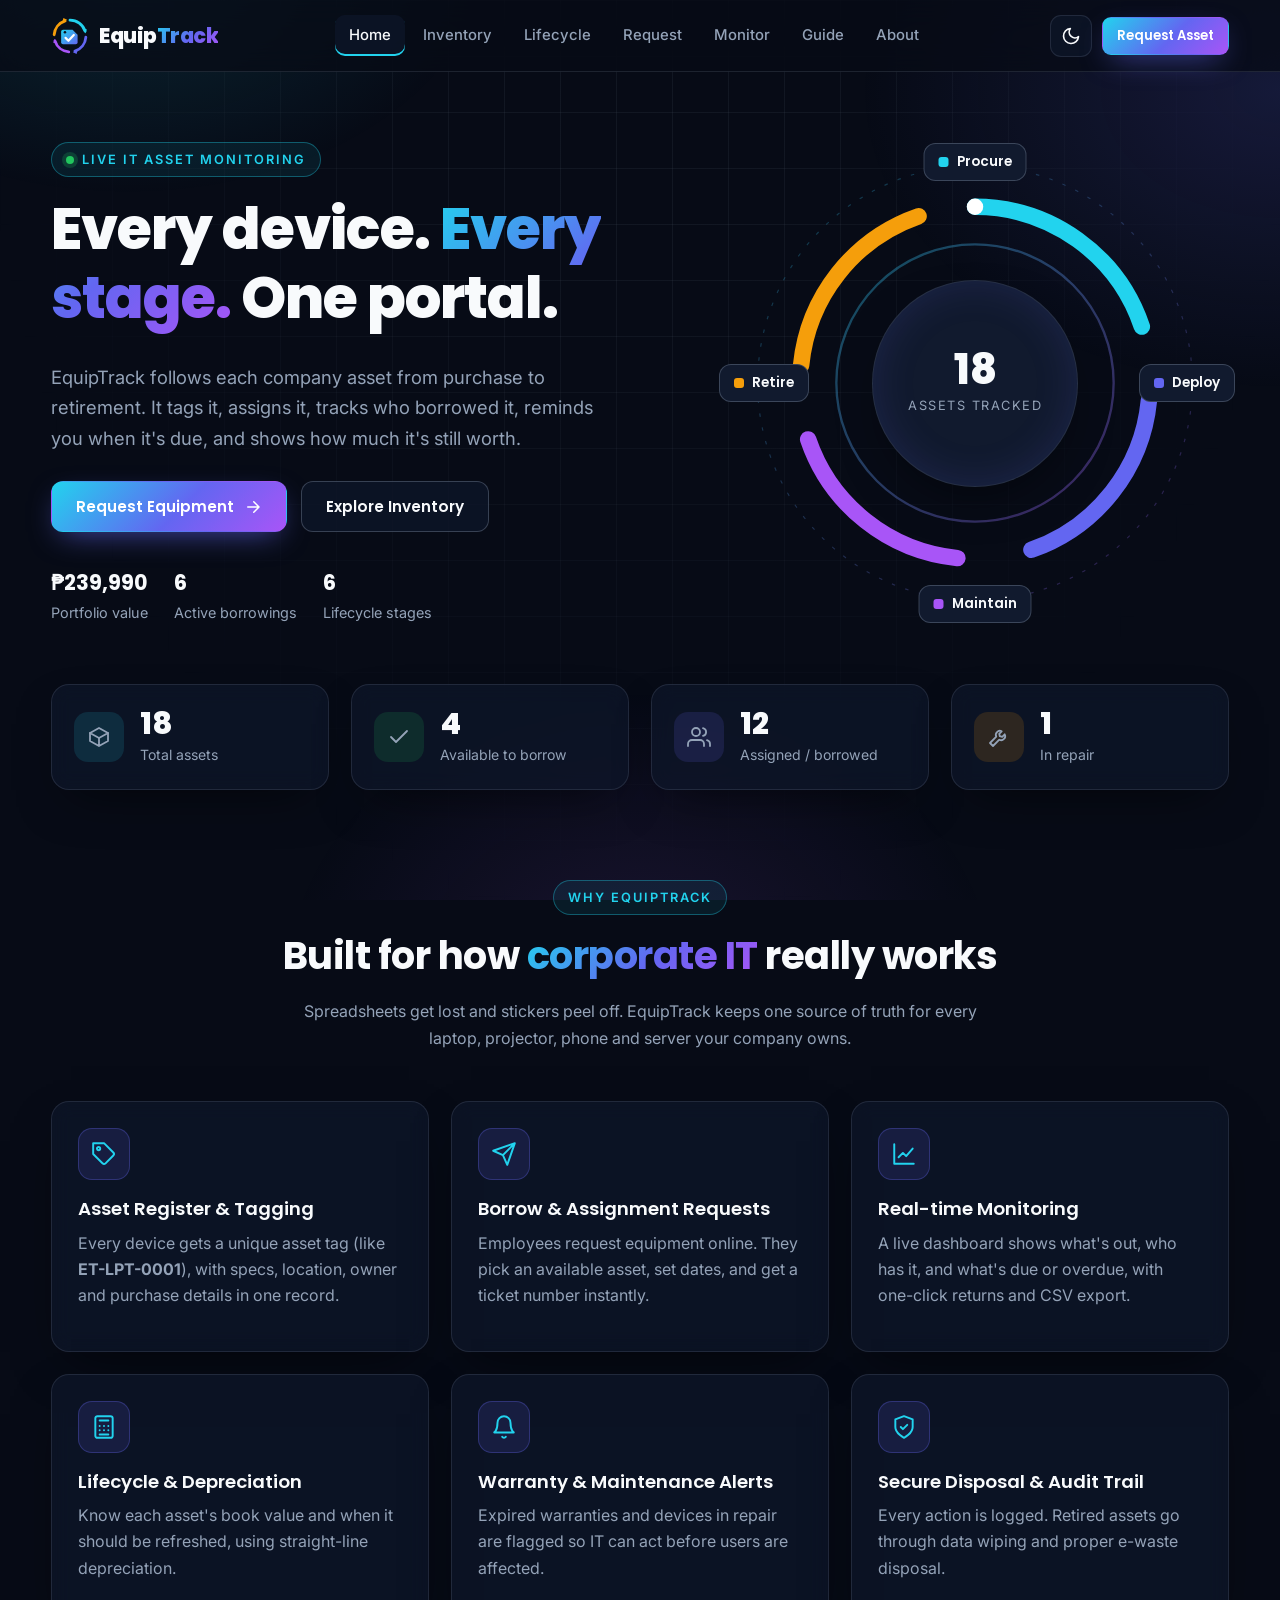
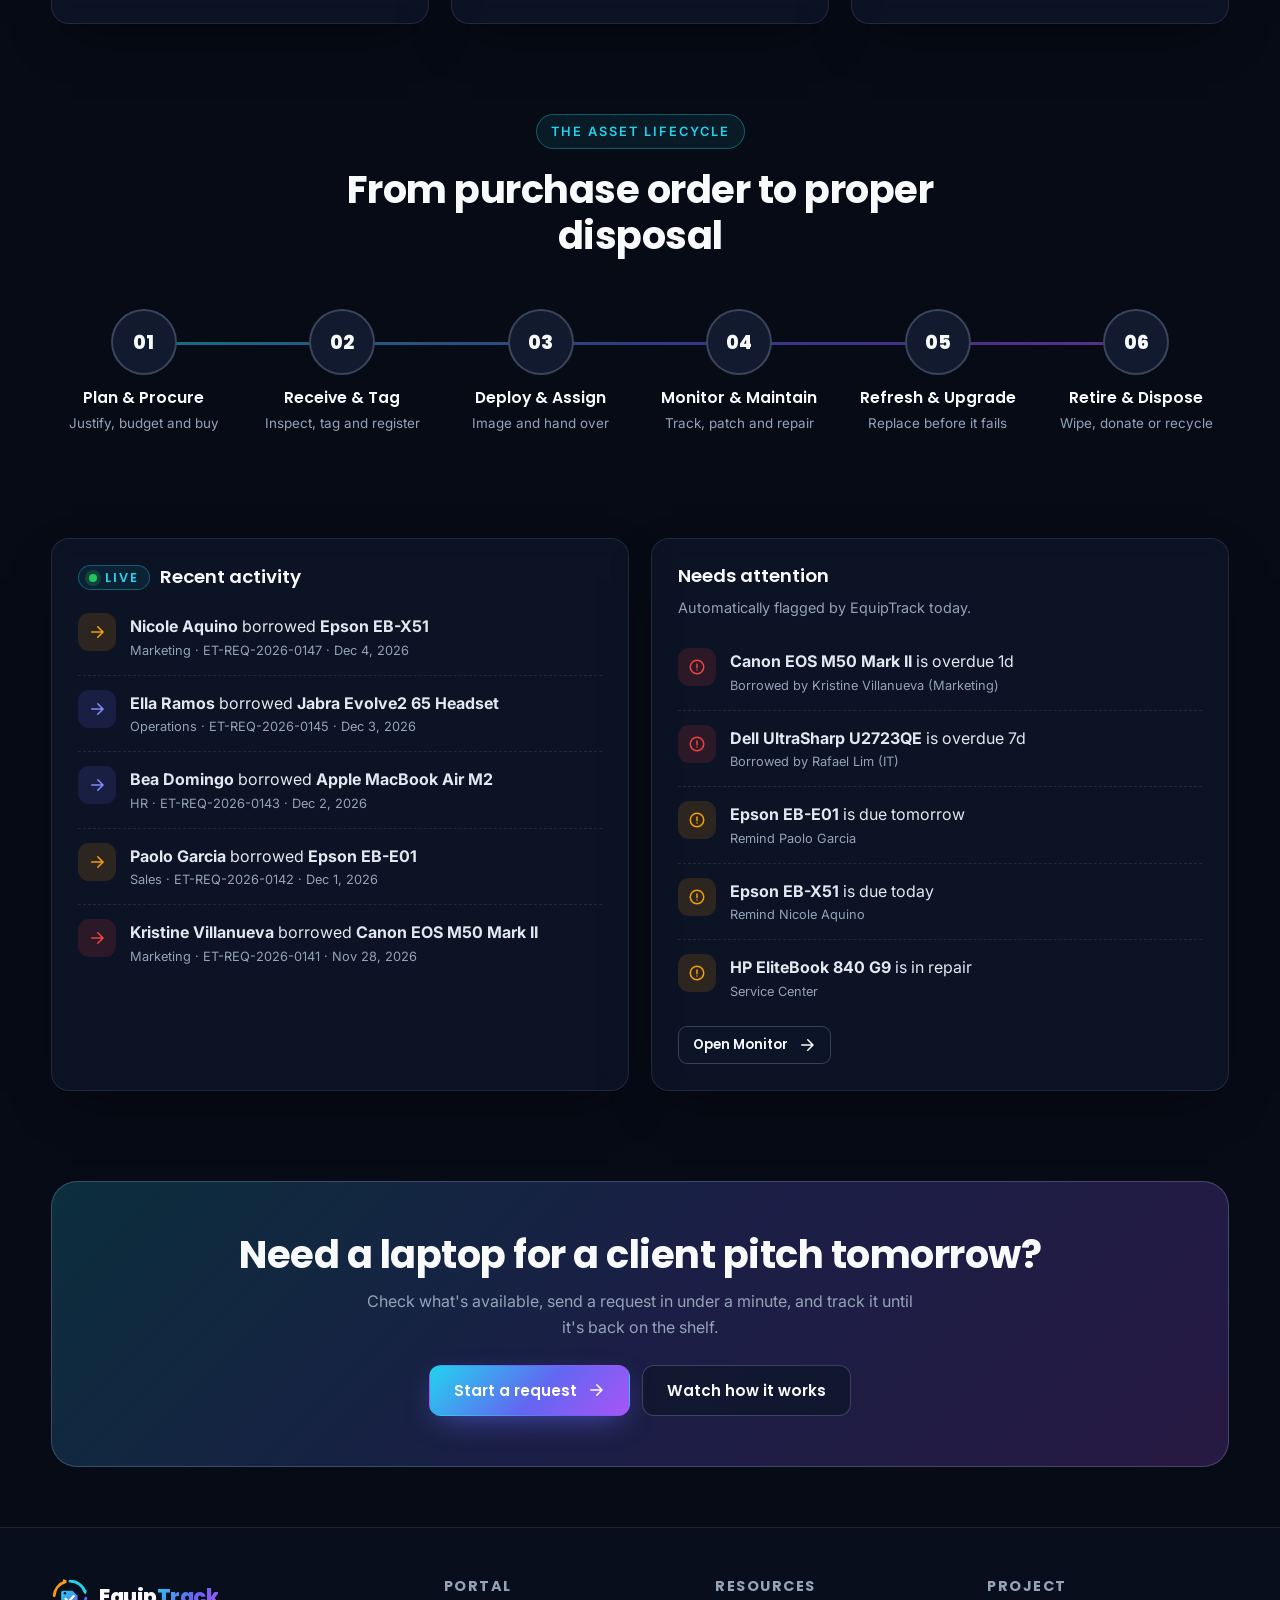
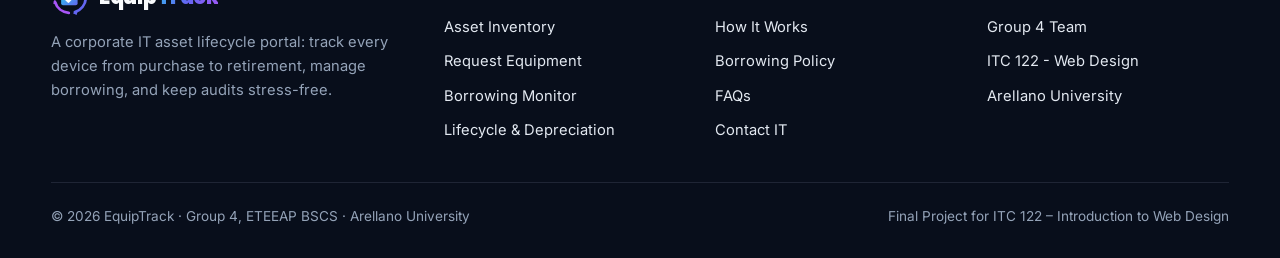
<file: index.html>
<!DOCTYPE html>
<html lang="en" class="no-js">
<head>
  <meta charset="UTF-8">
  <meta name="viewport" content="width=device-width, initial-scale=1.0">
  <title>Home | EquipTrack - IT Asset Lifecycle Portal</title>
  <meta name="description" content="EquipTrack is a corporate IT asset lifecycle and equipment borrowing portal.">
  <meta name="author" content="Group 4 - ETEEAP BSCS, Arellano University">
  <meta name="theme-color" content="#070B16">
  <link rel="icon" type="image/svg+xml" href="favicon.svg">
  <link rel="preconnect" href="https://fonts.googleapis.com">
  <link rel="preconnect" href="https://fonts.gstatic.com" crossorigin>
  <link href="https://fonts.googleapis.com/css2?family=Inter:wght@400;500;600&family=Poppins:wght@500;600;700;800&display=swap" rel="stylesheet">
  <link rel="stylesheet" href="css/style.css">
</head>
<body>
  <!-- ===== NAVIGATION BAR ===== -->
  <header class="navbar">
    <nav class="container nav-inner" aria-label="Main navigation">
      <a href="index.html" class="brand"><img src="images/logo-mark.svg" alt="EquipTrack logo" width="38" height="38"><span>Equip<span>Track</span></span></a>
      <ul class="nav-links">
        <li><a href="index.html" class="active" aria-current="page">Home</a></li>
        <li><a href="assets.html">Inventory</a></li>
        <li><a href="lifecycle.html">Lifecycle</a></li>
        <li><a href="borrow.html">Request</a></li>
        <li><a href="monitor.html">Monitor</a></li>
        <li><a href="guide.html">Guide</a></li>
        <li><a href="about.html">About</a></li>
      </ul>
      <div class="nav-actions">
        <button class="icon-btn" id="themeToggle" type="button" aria-label="Switch dark or light mode" title="Dark / Light mode"><svg viewBox="0 0 24 24" fill="none" stroke="currentColor" stroke-width="2" stroke-linecap="round" stroke-linejoin="round"><path d="M21 12.8A9 9 0 1 1 11.2 3a7 7 0 0 0 9.8 9.8z"/></svg></button>
        <a href="borrow.html" class="btn btn-primary btn-sm">Request Asset</a>
        <button class="icon-btn menu-toggle" id="menuToggle" type="button" aria-label="Open menu"><svg viewBox="0 0 24 24" fill="none" stroke="currentColor" stroke-width="2" stroke-linecap="round"><path d="M4 7h16M4 12h16M4 17h16"/></svg></button>
      </div>
    </nav>
  </header>

  <main>

    <!-- HERO -->
    <section class="hero">
      <div class="container hero-grid">
        <div class="reveal">
          <span class="eyebrow"><span class="dot"></span> Live IT asset monitoring</span>
          <h1>Every device. <span class="grad-text">Every stage.</span> One portal.</h1>
          <p class="lead">EquipTrack follows each company asset from purchase to retirement. It tags it, assigns it, tracks who borrowed it, reminds you when it's due, and shows how much it's still worth.</p>
          <div class="hero-cta">
            <a href="borrow.html" class="btn btn-primary">Request Equipment <svg viewBox="0 0 24 24" fill="none" stroke="currentColor" stroke-width="2" stroke-linecap="round" stroke-linejoin="round"><path d="M5 12h14M13 5l7 7-7 7"/></svg></a>
            <a href="assets.html" class="btn btn-ghost">Explore Inventory</a>
          </div>
          <div class="hero-trust">
            <div><b id="heroValue">₱0</b>Portfolio value</div>
            <div><b id="heroActive">0</b>Active borrowings</div>
            <div><b>6</b>Lifecycle stages</div>
          </div>
        </div>
        <div class="ring-wrap reveal" aria-hidden="true">
          <svg class="ring" viewBox="0 0 400 400">
            <defs>
              <linearGradient id="g1" x1="0" y1="0" x2="1" y2="1"><stop offset="0" stop-color="#22D3EE"/><stop offset="1" stop-color="#A855F7"/></linearGradient>
            </defs>
            <circle cx="200" cy="200" r="185" fill="none" stroke="url(#g1)" stroke-opacity=".25" stroke-width="1" stroke-dasharray="3 9"/>
            <g class="ring-spin">
              <g fill="none" stroke-width="14" stroke-linecap="round">
                <path d="M200 50 A150 150 0 0 1 342 152" stroke="#22D3EE"/>
                <path d="M348 215 A150 150 0 0 1 248 342" stroke="#6366F1"/>
                <path d="M185 349 A150 150 0 0 1 58 248" stroke="#A855F7"/>
                <path d="M52 185 A150 150 0 0 1 152 58" stroke="#F59E0B"/>
              </g>
              <circle cx="200" cy="50" r="7" fill="#fff"/>
            </g>
            <circle cx="200" cy="200" r="118" fill="none" stroke="url(#g1)" stroke-opacity=".35" stroke-width="2"/>
          </svg>
          <div class="ring-center"><div><b id="heroTotal">0</b><small>Assets tracked</small></div></div>
          <span class="ring-node" style="left:50%;top:3%"><i style="background:#22D3EE"></i>Procure</span>
          <span class="ring-node" style="left:95%;top:50%"><i style="background:#6366F1"></i>Deploy</span>
          <span class="ring-node" style="left:50%;top:97%"><i style="background:#A855F7"></i>Maintain</span>
          <span class="ring-node" style="left:5%;top:50%"><i style="background:#F59E0B"></i>Retire</span>
        </div>
      </div>
    </section>

    <!-- LIVE STATS -->
    <section class="container">
      <div class="grid grid-4">
        <div class="card stat-card spot reveal"><span class="ico c-cyan"><svg viewBox="0 0 24 24" fill="none" stroke="currentColor" stroke-width="1.8" stroke-linecap="round" stroke-linejoin="round"><path d="M21 8l-9-5-9 5 9 5 9-5z"/><path d="M3 8v8l9 5 9-5V8M12 13v8"/></svg></span><div><b data-count="total">0</b><span>Total assets</span></div></div>
        <div class="card stat-card spot reveal"><span class="ico c-green"><svg viewBox="0 0 24 24" fill="none" stroke="currentColor" stroke-width="1.8" stroke-linecap="round" stroke-linejoin="round"><path d="M20 6L9 17l-5-5"/></svg></span><div><b data-count="available">0</b><span>Available to borrow</span></div></div>
        <div class="card stat-card spot reveal"><span class="ico c-indigo"><svg viewBox="0 0 24 24" fill="none" stroke="currentColor" stroke-width="1.8" stroke-linecap="round" stroke-linejoin="round"><path d="M17 21v-2a4 4 0 0 0-4-4H5a4 4 0 0 0-4 4v2"/><circle cx="9" cy="7" r="4"/><path d="M23 21v-2a4 4 0 0 0-3-3.9M16 3.1a4 4 0 0 1 0 7.8"/></svg></span><div><b data-count="out">0</b><span>Assigned / borrowed</span></div></div>
        <div class="card stat-card spot reveal"><span class="ico c-amber"><svg viewBox="0 0 24 24" fill="none" stroke="currentColor" stroke-width="1.8" stroke-linecap="round" stroke-linejoin="round"><path d="M14.7 6.3a4 4 0 0 0-5.4 5.4L3 18l3 3 6.3-6.3a4 4 0 0 0 5.4-5.4l-2.5 2.5-2.4-.6-.6-2.4z"/></svg></span><div><b data-count="repair">0</b><span>In repair</span></div></div>
      </div>
    </section>

    <!-- FEATURES -->
    <section class="section">
      <div class="container">
        <div class="section-head reveal">
          <span class="eyebrow">Why EquipTrack</span>
          <h2>Built for how <span class="grad-text">corporate IT</span> really works</h2>
          <p class="muted">Spreadsheets get lost and stickers peel off. EquipTrack keeps one source of truth for every laptop, projector, phone and server your company owns.</p>
        </div>
        <div class="grid grid-3">
          <article class="card hover spot reveal"><div class="feature-icon"><svg viewBox="0 0 24 24" fill="none" stroke="currentColor" stroke-width="1.8" stroke-linecap="round" stroke-linejoin="round"><path d="M20.6 13.4l-7.2 7.2a2 2 0 0 1-2.8 0L2 12V2h10l8.6 8.6a2 2 0 0 1 0 2.8z"/><circle cx="7" cy="7" r="1.5"/></svg></div><h3>Asset Register &amp; Tagging</h3><p class="muted">Every device gets a unique asset tag (like <b>ET-LPT-0001</b>), with specs, location, owner and purchase details in one record.</p></article>
          <article class="card hover spot reveal"><div class="feature-icon"><svg viewBox="0 0 24 24" fill="none" stroke="currentColor" stroke-width="1.8" stroke-linecap="round" stroke-linejoin="round"><path d="M22 2L11 13M22 2l-7 20-4-9-9-4 20-7z"/></svg></div><h3>Borrow &amp; Assignment Requests</h3><p class="muted">Employees request equipment online. They pick an available asset, set dates, and get a ticket number instantly.</p></article>
          <article class="card hover spot reveal"><div class="feature-icon"><svg viewBox="0 0 24 24" fill="none" stroke="currentColor" stroke-width="1.8" stroke-linecap="round" stroke-linejoin="round"><path d="M3 3v18h18"/><path d="M7 15l4-4 3 3 6-7"/></svg></div><h3>Real-time Monitoring</h3><p class="muted">A live dashboard shows what's out, who has it, and what's due or overdue, with one-click returns and CSV export.</p></article>
          <article class="card hover spot reveal"><div class="feature-icon"><svg viewBox="0 0 24 24" fill="none" stroke="currentColor" stroke-width="1.8" stroke-linecap="round" stroke-linejoin="round"><rect x="4" y="2" width="16" height="20" rx="2"/><path d="M8 6h8M8 11h.01M12 11h.01M16 11h.01M8 15h.01M12 15h.01M16 15h.01M8 19h8"/></svg></div><h3>Lifecycle &amp; Depreciation</h3><p class="muted">Know each asset's book value and when it should be refreshed, using straight-line depreciation.</p></article>
          <article class="card hover spot reveal"><div class="feature-icon"><svg viewBox="0 0 24 24" fill="none" stroke="currentColor" stroke-width="1.8" stroke-linecap="round" stroke-linejoin="round"><path d="M18 8a6 6 0 0 0-12 0c0 7-3 9-3 9h18s-3-2-3-9"/><path d="M13.7 21a2 2 0 0 1-3.4 0"/></svg></div><h3>Warranty &amp; Maintenance Alerts</h3><p class="muted">Expired warranties and devices in repair are flagged so IT can act before users are affected.</p></article>
          <article class="card hover spot reveal"><div class="feature-icon"><svg viewBox="0 0 24 24" fill="none" stroke="currentColor" stroke-width="1.8" stroke-linecap="round" stroke-linejoin="round"><path d="M12 22s8-4 8-10V5l-8-3-8 3v7c0 6 8 10 8 10z"/><path d="M9 12l2 2 4-4"/></svg></div><h3>Secure Disposal &amp; Audit Trail</h3><p class="muted">Every action is logged. Retired assets go through data wiping and proper e-waste disposal.</p></article>
        </div>
      </div>
    </section>

    <!-- LIFECYCLE PREVIEW -->
    <section class="section" style="padding-top:0">
      <div class="container">
        <div class="section-head reveal">
          <span class="eyebrow">The asset lifecycle</span>
          <h2>From purchase order to proper disposal</h2>
        </div>
        <div class="stepper reveal">
          <a class="step" href="lifecycle.html#1"><span class="num">01</span><h3>Plan &amp; Procure</h3><p>Justify, budget and buy</p></a>
          <a class="step" href="lifecycle.html#2"><span class="num">02</span><h3>Receive &amp; Tag</h3><p>Inspect, tag and register</p></a>
          <a class="step" href="lifecycle.html#3"><span class="num">03</span><h3>Deploy &amp; Assign</h3><p>Image and hand over</p></a>
          <a class="step" href="lifecycle.html#4"><span class="num">04</span><h3>Monitor &amp; Maintain</h3><p>Track, patch and repair</p></a>
          <a class="step" href="lifecycle.html#5"><span class="num">05</span><h3>Refresh &amp; Upgrade</h3><p>Replace before it fails</p></a>
          <a class="step" href="lifecycle.html#6"><span class="num">06</span><h3>Retire &amp; Dispose</h3><p>Wipe, donate or recycle</p></a>
        </div>
      </div>
    </section>

    <!-- ACTIVITY + ATTENTION -->
    <section class="section" style="padding-top:0">
      <div class="container grid grid-2">
        <div class="card reveal">
          <h3 style="display:flex;align-items:center;gap:10px"><span class="eyebrow" style="margin:0;padding:4px 10px"><span class="dot"></span>Live</span> Recent activity</h3>
          <ul class="feed" id="activityFeed"></ul>
        </div>
        <div class="card reveal">
          <h3>Needs attention</h3>
          <p class="muted" style="font-size:.9rem">Automatically flagged by EquipTrack today.</p>
          <ul class="feed" id="attentionFeed"></ul>
          <a href="monitor.html" class="btn btn-ghost btn-sm" style="margin-top:10px">Open Monitor <svg viewBox="0 0 24 24" fill="none" stroke="currentColor" stroke-width="2" stroke-linecap="round" stroke-linejoin="round"><path d="M5 12h14M13 5l7 7-7 7"/></svg></a>
        </div>
      </div>
    </section>

    <!-- CALL TO ACTION -->
    <section class="container">
      <div class="cta-band reveal">
        <h2>Need a laptop for a client pitch tomorrow?</h2>
        <p class="muted" style="max-width:560px;margin:0 auto 24px">Check what's available, send a request in under a minute, and track it until it's back on the shelf.</p>
        <a href="borrow.html" class="btn btn-primary">Start a request <svg viewBox="0 0 24 24" fill="none" stroke="currentColor" stroke-width="2" stroke-linecap="round" stroke-linejoin="round"><path d="M5 12h14M13 5l7 7-7 7"/></svg></a>
        <a href="guide.html" class="btn btn-ghost" style="margin-left:8px">Watch how it works</a>
      </div>
    </section>

  </main>

  <!-- ===== FOOTER ===== -->
  <footer class="footer">
    <div class="container">
      <div class="footer-grid">
        <div>
          <a href="index.html" class="brand"><img src="images/logo-mark.svg" alt="" width="38" height="38"><span>Equip<span>Track</span></span></a>
          <p class="muted" style="margin-top:14px;font-size:.92rem">A corporate IT asset lifecycle portal: track every device from purchase to retirement, manage borrowing, and keep audits stress-free.</p>
        </div>
        <div>
          <h4>Portal</h4>
          <ul>
            <li><a href="assets.html">Asset Inventory</a></li>
            <li><a href="borrow.html">Request Equipment</a></li>
            <li><a href="monitor.html">Borrowing Monitor</a></li>
            <li><a href="lifecycle.html">Lifecycle &amp; Depreciation</a></li>
          </ul>
        </div>
        <div>
          <h4>Resources</h4>
          <ul>
            <li><a href="guide.html">How It Works</a></li>
            <li><a href="guide.html#policy">Borrowing Policy</a></li>
            <li><a href="guide.html#faq">FAQs</a></li>
            <li><a href="about.html#contact">Contact IT</a></li>
          </ul>
        </div>
        <div>
          <h4>Project</h4>
          <ul>
            <li><a href="about.html#team">Group 4 Team</a></li>
            <li><a href="about.html">ITC 122 - Web Design</a></li>
            <li><a href="https://www.arellano.edu.ph" target="_blank" rel="noopener">Arellano University</a></li>
          </ul>
        </div>
      </div>
      <div class="footer-bottom">
        <span>&copy; <span id="year">2026</span> EquipTrack &middot; Group 4, ETEEAP BSCS &middot; Arellano University</span>
        <span>Final Project for ITC 122 &ndash; Introduction to Web Design</span>
      </div>
    </div>
  </footer>

  <script src="js/data.js"></script>
  <script src="js/app.js"></script>
  <script src="js/home.js"></script>
</body>
</html>
</file>
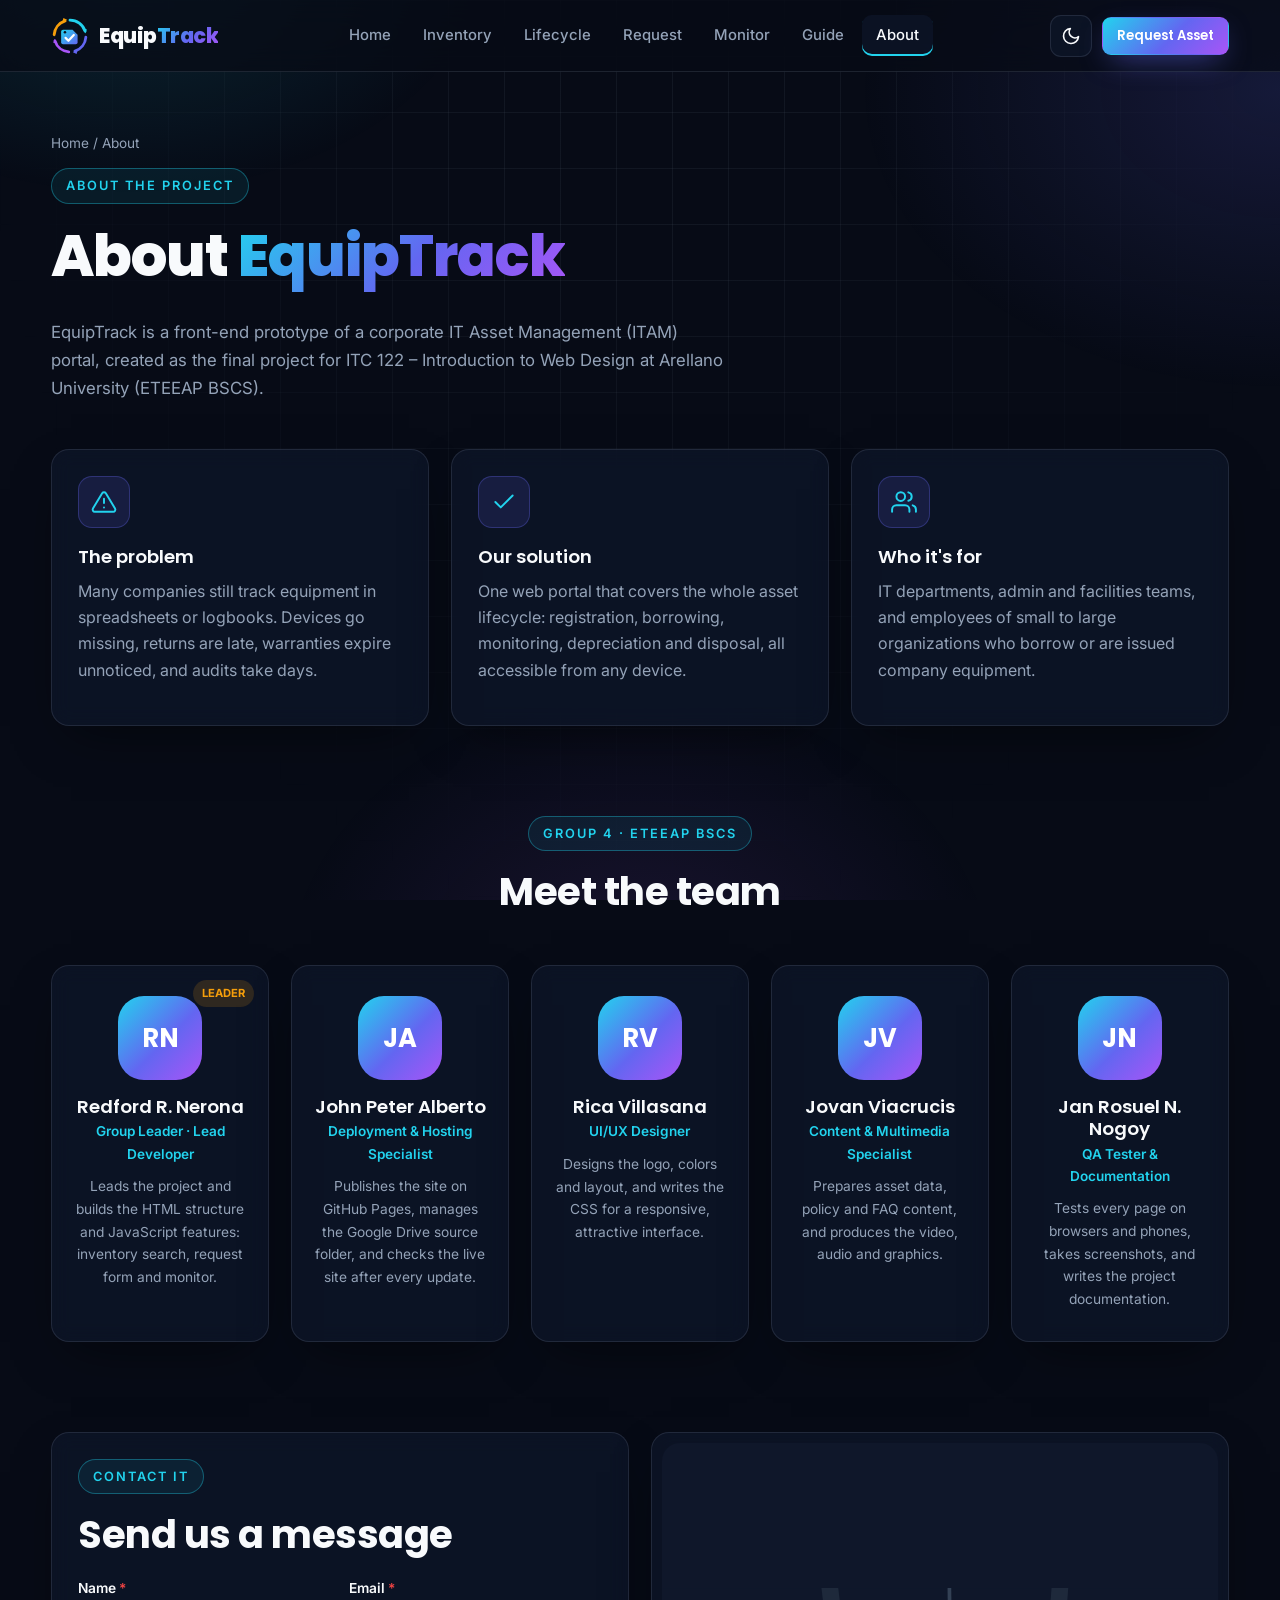
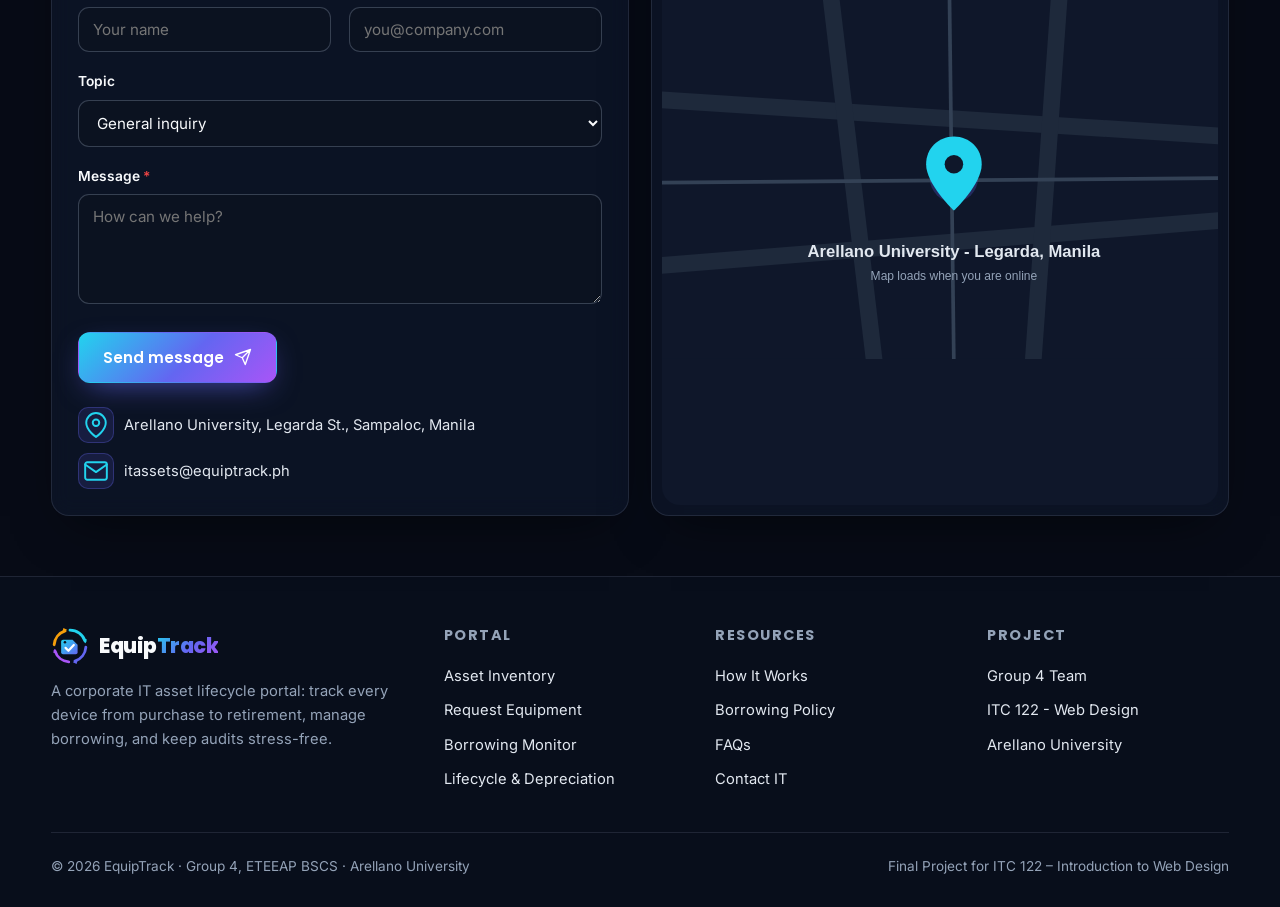
<file: about.html>
<!DOCTYPE html>
<html lang="en" class="no-js">
<head>
  <meta charset="UTF-8">
  <meta name="viewport" content="width=device-width, initial-scale=1.0">
  <title>About | EquipTrack - IT Asset Lifecycle Portal</title>
  <meta name="description" content="About EquipTrack and the Group 4 team.">
  <meta name="author" content="Group 4 - ETEEAP BSCS, Arellano University">
  <meta name="theme-color" content="#070B16">
  <link rel="icon" type="image/svg+xml" href="favicon.svg">
  <link rel="preconnect" href="https://fonts.googleapis.com">
  <link rel="preconnect" href="https://fonts.gstatic.com" crossorigin>
  <link href="https://fonts.googleapis.com/css2?family=Inter:wght@400;500;600&family=Poppins:wght@500;600;700;800&display=swap" rel="stylesheet">
  <link rel="stylesheet" href="css/style.css">
</head>
<body>
  <!-- ===== NAVIGATION BAR ===== -->
  <header class="navbar">
    <nav class="container nav-inner" aria-label="Main navigation">
      <a href="index.html" class="brand"><img src="images/logo-mark.svg" alt="EquipTrack logo" width="38" height="38"><span>Equip<span>Track</span></span></a>
      <ul class="nav-links">
        <li><a href="index.html">Home</a></li>
        <li><a href="assets.html">Inventory</a></li>
        <li><a href="lifecycle.html">Lifecycle</a></li>
        <li><a href="borrow.html">Request</a></li>
        <li><a href="monitor.html">Monitor</a></li>
        <li><a href="guide.html">Guide</a></li>
        <li><a href="about.html" class="active" aria-current="page">About</a></li>
      </ul>
      <div class="nav-actions">
        <button class="icon-btn" id="themeToggle" type="button" aria-label="Switch dark or light mode" title="Dark / Light mode"><svg viewBox="0 0 24 24" fill="none" stroke="currentColor" stroke-width="2" stroke-linecap="round" stroke-linejoin="round"><path d="M21 12.8A9 9 0 1 1 11.2 3a7 7 0 0 0 9.8 9.8z"/></svg></button>
        <a href="borrow.html" class="btn btn-primary btn-sm">Request Asset</a>
        <button class="icon-btn menu-toggle" id="menuToggle" type="button" aria-label="Open menu"><svg viewBox="0 0 24 24" fill="none" stroke="currentColor" stroke-width="2" stroke-linecap="round"><path d="M4 7h16M4 12h16M4 17h16"/></svg></button>
      </div>
    </nav>
  </header>

  <main>

    <section class="page-head">
      <div class="container">
        <div class="breadcrumb"><a href="index.html">Home</a> / About</div>
        <span class="eyebrow">About the project</span>
        <h1>About <span class="grad-text">EquipTrack</span></h1>
        <p>EquipTrack is a front-end prototype of a corporate IT Asset Management (ITAM) portal, created as the final project for ITC 122 &ndash; Introduction to Web Design at Arellano University (ETEEAP BSCS).</p>
      </div>
    </section>
    <section class="container grid grid-3">
      <div class="card hover spot reveal"><div class="feature-icon"><svg viewBox="0 0 24 24" fill="none" stroke="currentColor" stroke-width="1.8" stroke-linecap="round" stroke-linejoin="round"><path d="M12 9v4M12 17h.01"/><path d="M10.3 3.9L1.8 18a2 2 0 0 0 1.7 3h17a2 2 0 0 0 1.7-3L13.7 3.9a2 2 0 0 0-3.4 0z"/></svg></div><h3>The problem</h3><p class="muted">Many companies still track equipment in spreadsheets or logbooks. Devices go missing, returns are late, warranties expire unnoticed, and audits take days.</p></div>
      <div class="card hover spot reveal"><div class="feature-icon"><svg viewBox="0 0 24 24" fill="none" stroke="currentColor" stroke-width="1.8" stroke-linecap="round" stroke-linejoin="round"><path d="M20 6L9 17l-5-5"/></svg></div><h3>Our solution</h3><p class="muted">One web portal that covers the whole asset lifecycle: registration, borrowing, monitoring, depreciation and disposal, all accessible from any device.</p></div>
      <div class="card hover spot reveal"><div class="feature-icon"><svg viewBox="0 0 24 24" fill="none" stroke="currentColor" stroke-width="1.8" stroke-linecap="round" stroke-linejoin="round"><path d="M17 21v-2a4 4 0 0 0-4-4H5a4 4 0 0 0-4 4v2"/><circle cx="9" cy="7" r="4"/><path d="M23 21v-2a4 4 0 0 0-3-3.9M16 3.1a4 4 0 0 1 0 7.8"/></svg></div><h3>Who it's for</h3><p class="muted">IT departments, admin and facilities teams, and employees of small to large organizations who borrow or are issued company equipment.</p></div>
    </section>

    <section class="section" id="team">
      <div class="container">
        <div class="section-head reveal"><span class="eyebrow">Group 4 &middot; ETEEAP BSCS</span><h2>Meet the team</h2></div>
        <div class="grid" style="grid-template-columns:repeat(5,1fr)" id="teamGrid">
          <div class="card hover spot team-card reveal"><span class="leader-badge">LEADER</span><div class="avatar">RN</div><h3>Redford R. Nerona</h3><div class="role">Group Leader &middot; Lead Developer</div><p>Leads the project and builds the HTML structure and JavaScript features: inventory search, request form and monitor.</p></div>
          <div class="card hover spot team-card reveal"><div class="avatar">JA</div><h3>John Peter Alberto</h3><div class="role">Deployment &amp; Hosting Specialist</div><p>Publishes the site on GitHub Pages, manages the Google Drive source folder, and checks the live site after every update.</p></div>
          <div class="card hover spot team-card reveal"><div class="avatar">RV</div><h3>Rica Villasana</h3><div class="role">UI/UX Designer</div><p>Designs the logo, colors and layout, and writes the CSS for a responsive, attractive interface.</p></div>
          <div class="card hover spot team-card reveal"><div class="avatar">JV</div><h3>Jovan Viacrucis</h3><div class="role">Content &amp; Multimedia Specialist</div><p>Prepares asset data, policy and FAQ content, and produces the video, audio and graphics.</p></div>
          <div class="card hover spot team-card reveal"><div class="avatar">JN</div><h3>Jan Rosuel N. Nogoy</h3><div class="role">QA Tester &amp; Documentation</div><p>Tests every page on browsers and phones, takes screenshots, and writes the project documentation.</p></div>
        </div>
      </div>
    </section>

    <section class="container grid grid-2" id="contact" style="align-items:stretch">
      <form class="card reveal" id="contactForm" novalidate>
        <span class="eyebrow">Contact IT</span>
        <h2>Send us a message</h2>
        <div class="form-grid">
          <div><label class="lbl" for="cName">Name <em>*</em></label><input class="input" id="cName" required placeholder="Your name"></div>
          <div><label class="lbl" for="cMail">Email <em>*</em></label><input class="input" id="cMail" type="email" required placeholder="you@company.com"></div>
          <div class="full"><label class="lbl" for="cTopic">Topic</label><select class="input" id="cTopic"><option>General inquiry</option><option>Report lost / damaged equipment</option><option>Suggest a new feature</option></select></div>
          <div class="full"><label class="lbl" for="cMsg">Message <em>*</em></label><textarea class="input" id="cMsg" required placeholder="How can we help?"></textarea></div>
        </div>
        <button class="btn btn-primary" type="submit" style="margin-top:20px">Send message <svg viewBox="0 0 24 24" fill="none" stroke="currentColor" stroke-width="1.8" stroke-linecap="round" stroke-linejoin="round"><path d="M22 2L11 13M22 2l-7 20-4-9-9-4 20-7z"/></svg></button>
        <div class="grid" style="gap:10px;margin-top:24px;font-size:.92rem">
          <div style="display:flex;gap:10px;align-items:center"><span class="feature-icon" style="width:36px;height:36px;margin:0;border-radius:10px"><svg viewBox="0 0 24 24" fill="none" stroke="currentColor" stroke-width="1.8" stroke-linecap="round" stroke-linejoin="round"><path d="M21 10c0 7-9 13-9 13S3 17 3 10a9 9 0 0 1 18 0z"/><circle cx="12" cy="10" r="3"/></svg></span>Arellano University, Legarda St., Sampaloc, Manila</div>
          <div style="display:flex;gap:10px;align-items:center"><span class="feature-icon" style="width:36px;height:36px;margin:0;border-radius:10px"><svg viewBox="0 0 24 24" fill="none" stroke="currentColor" stroke-width="1.8" stroke-linecap="round" stroke-linejoin="round"><rect x="2" y="4" width="20" height="16" rx="2"/><path d="M22 6l-10 7L2 6"/></svg></span>itassets@equiptrack.ph</div>
        </div>
      </form>
      <div class="card reveal" style="padding:10px">
        <iframe class="map" title="Map of Arellano University, Legarda, Manila" loading="lazy" src="https://maps.google.com/maps?q=Arellano%20University%20Legarda%20Manila&amp;z=16&amp;output=embed"></iframe>
      </div>
    </section>

  </main>

  <!-- ===== FOOTER ===== -->
  <footer class="footer">
    <div class="container">
      <div class="footer-grid">
        <div>
          <a href="index.html" class="brand"><img src="images/logo-mark.svg" alt="" width="38" height="38"><span>Equip<span>Track</span></span></a>
          <p class="muted" style="margin-top:14px;font-size:.92rem">A corporate IT asset lifecycle portal: track every device from purchase to retirement, manage borrowing, and keep audits stress-free.</p>
        </div>
        <div>
          <h4>Portal</h4>
          <ul>
            <li><a href="assets.html">Asset Inventory</a></li>
            <li><a href="borrow.html">Request Equipment</a></li>
            <li><a href="monitor.html">Borrowing Monitor</a></li>
            <li><a href="lifecycle.html">Lifecycle &amp; Depreciation</a></li>
          </ul>
        </div>
        <div>
          <h4>Resources</h4>
          <ul>
            <li><a href="guide.html">How It Works</a></li>
            <li><a href="guide.html#policy">Borrowing Policy</a></li>
            <li><a href="guide.html#faq">FAQs</a></li>
            <li><a href="about.html#contact">Contact IT</a></li>
          </ul>
        </div>
        <div>
          <h4>Project</h4>
          <ul>
            <li><a href="about.html#team">Group 4 Team</a></li>
            <li><a href="about.html">ITC 122 - Web Design</a></li>
            <li><a href="https://www.arellano.edu.ph" target="_blank" rel="noopener">Arellano University</a></li>
          </ul>
        </div>
      </div>
      <div class="footer-bottom">
        <span>&copy; <span id="year">2026</span> EquipTrack &middot; Group 4, ETEEAP BSCS &middot; Arellano University</span>
        <span>Final Project for ITC 122 &ndash; Introduction to Web Design</span>
      </div>
    </div>
  </footer>

  <script src="js/data.js"></script>
  <script src="js/app.js"></script>
  <script src="js/about.js"></script>
</body>
</html>
</file>
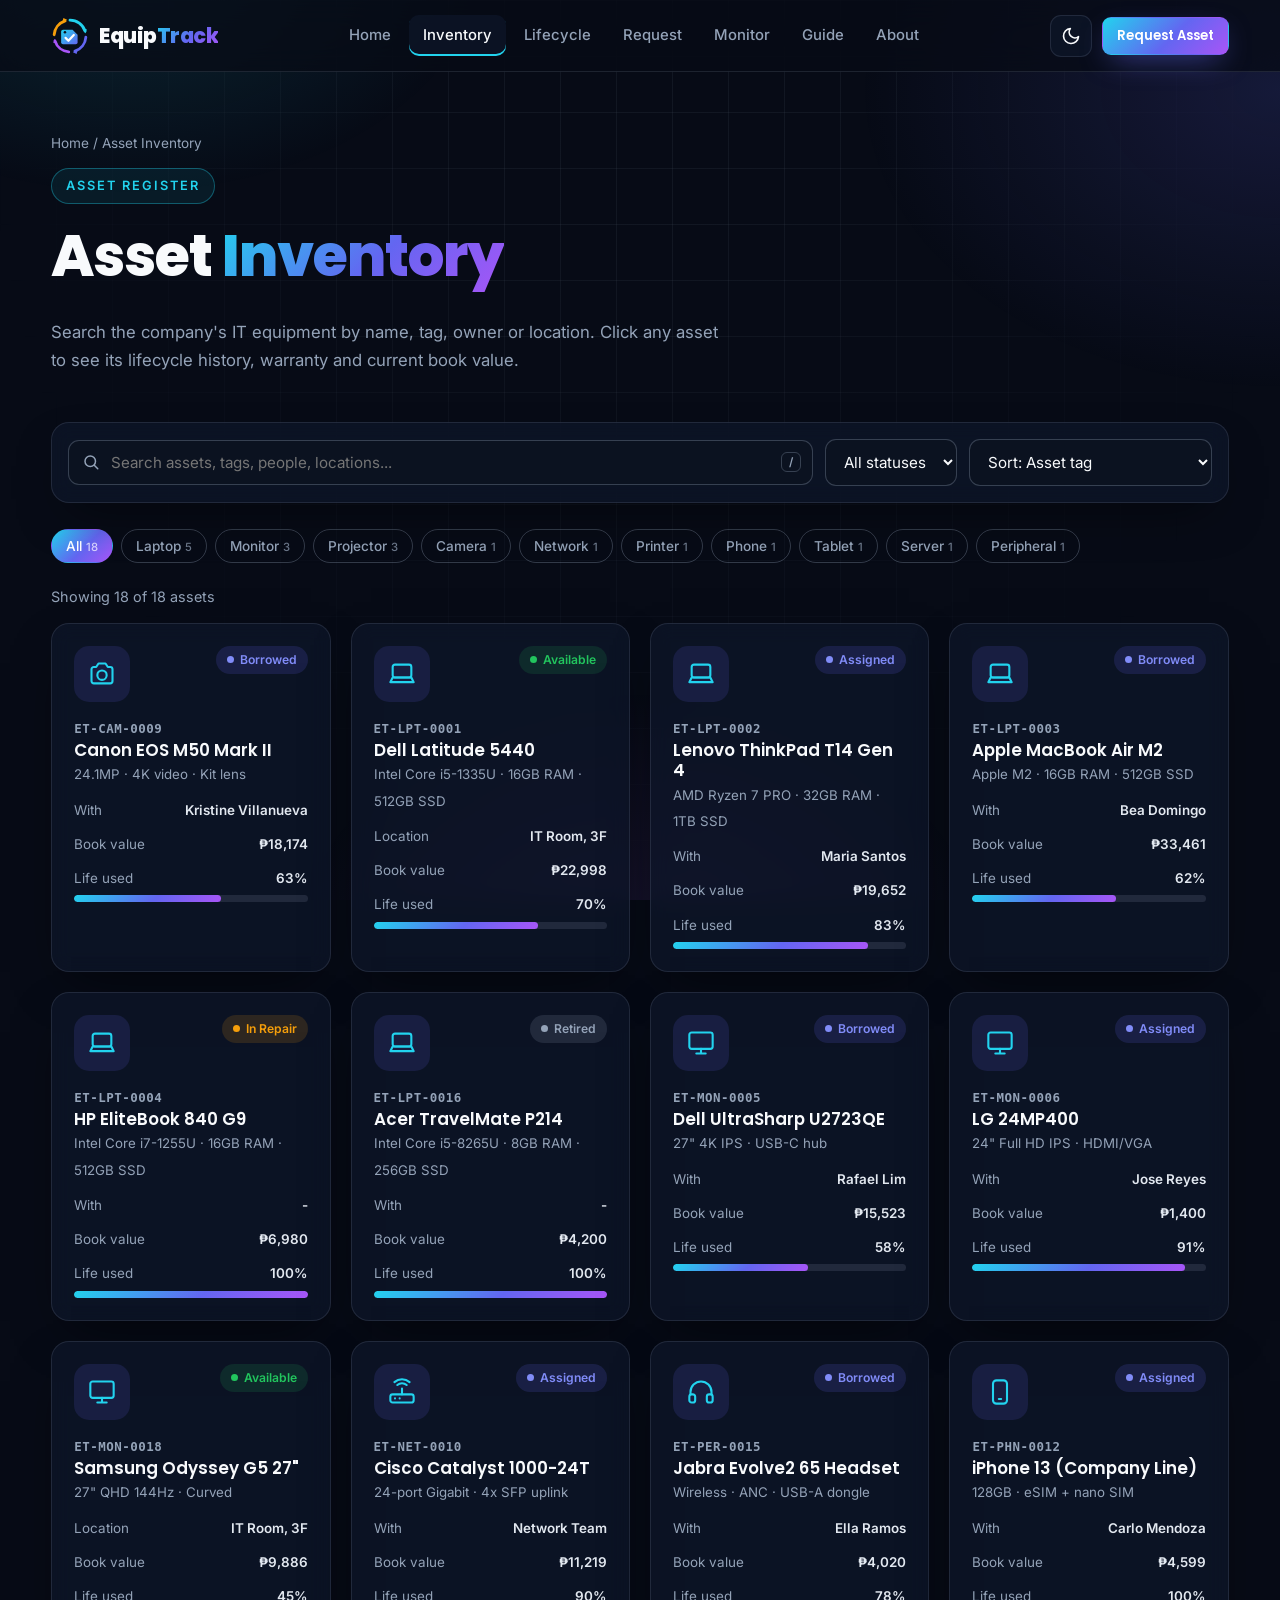
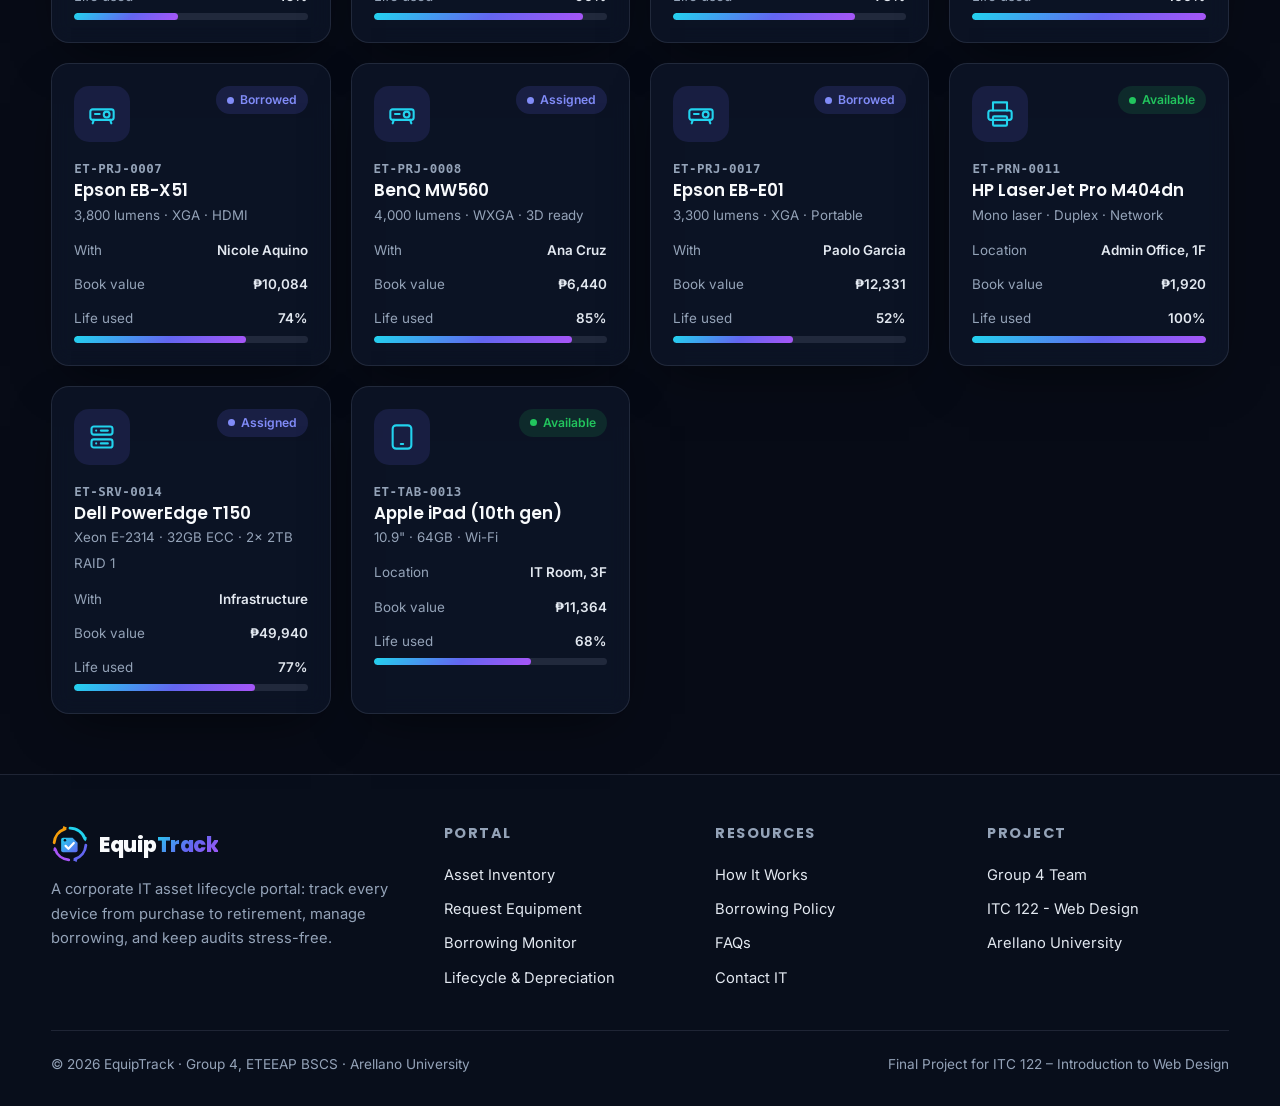
<file: assets.html>
<!DOCTYPE html>
<html lang="en" class="no-js">
<head>
  <meta charset="UTF-8">
  <meta name="viewport" content="width=device-width, initial-scale=1.0">
  <title>Asset Inventory | EquipTrack - IT Asset Lifecycle Portal</title>
  <meta name="description" content="Search and filter the corporate IT asset register.">
  <meta name="author" content="Group 4 - ETEEAP BSCS, Arellano University">
  <meta name="theme-color" content="#070B16">
  <link rel="icon" type="image/svg+xml" href="favicon.svg">
  <link rel="preconnect" href="https://fonts.googleapis.com">
  <link rel="preconnect" href="https://fonts.gstatic.com" crossorigin>
  <link href="https://fonts.googleapis.com/css2?family=Inter:wght@400;500;600&family=Poppins:wght@500;600;700;800&display=swap" rel="stylesheet">
  <link rel="stylesheet" href="css/style.css">
</head>
<body>
  <!-- ===== NAVIGATION BAR ===== -->
  <header class="navbar">
    <nav class="container nav-inner" aria-label="Main navigation">
      <a href="index.html" class="brand"><img src="images/logo-mark.svg" alt="EquipTrack logo" width="38" height="38"><span>Equip<span>Track</span></span></a>
      <ul class="nav-links">
        <li><a href="index.html">Home</a></li>
        <li><a href="assets.html" class="active" aria-current="page">Inventory</a></li>
        <li><a href="lifecycle.html">Lifecycle</a></li>
        <li><a href="borrow.html">Request</a></li>
        <li><a href="monitor.html">Monitor</a></li>
        <li><a href="guide.html">Guide</a></li>
        <li><a href="about.html">About</a></li>
      </ul>
      <div class="nav-actions">
        <button class="icon-btn" id="themeToggle" type="button" aria-label="Switch dark or light mode" title="Dark / Light mode"><svg viewBox="0 0 24 24" fill="none" stroke="currentColor" stroke-width="2" stroke-linecap="round" stroke-linejoin="round"><path d="M21 12.8A9 9 0 1 1 11.2 3a7 7 0 0 0 9.8 9.8z"/></svg></button>
        <a href="borrow.html" class="btn btn-primary btn-sm">Request Asset</a>
        <button class="icon-btn menu-toggle" id="menuToggle" type="button" aria-label="Open menu"><svg viewBox="0 0 24 24" fill="none" stroke="currentColor" stroke-width="2" stroke-linecap="round"><path d="M4 7h16M4 12h16M4 17h16"/></svg></button>
      </div>
    </nav>
  </header>

  <main>

    <section class="page-head">
      <div class="container">
        <div class="breadcrumb"><a href="index.html">Home</a> / Asset Inventory</div>
        <span class="eyebrow">Asset register</span>
        <h1>Asset <span class="grad-text">Inventory</span></h1>
        <p>Search the company's IT equipment by name, tag, owner or location. Click any asset to see its lifecycle history, warranty and current book value.</p>
      </div>
    </section>
    <section class="container">
      <div class="card toolbar">
        <div class="search"><svg viewBox="0 0 24 24" fill="none" stroke="currentColor" stroke-width="2" stroke-linecap="round" stroke-linejoin="round"><circle cx="11" cy="11" r="7"/><path d="M21 21l-4.3-4.3"/></svg><input class="input" id="q" type="search" placeholder="Search assets, tags, people, locations..." aria-label="Search assets"><kbd>/</kbd></div>
        <select class="input" id="statusFilter" style="width:auto" aria-label="Filter by status">
          <option value="all">All statuses</option>
          <option value="available">Available</option>
          <option value="assigned">Assigned</option>
          <option value="borrowed">Borrowed</option>
          <option value="repair">In Repair</option>
          <option value="retired">Retired</option>
        </select>
        <select class="input" id="sortBy" style="width:auto" aria-label="Sort assets">
          <option value="id">Sort: Asset tag</option>
          <option value="name">Sort: Name (A-Z)</option>
          <option value="value">Sort: Book value (high-low)</option>
          <option value="age">Sort: Oldest first</option>
        </select>
      </div>
      <div class="chips" id="catChips" style="margin-bottom:22px"></div>
      <p class="muted" id="resultCount" style="font-size:.9rem"></p>
      <div class="asset-grid" id="assetGrid"></div>
    </section>

    <!-- Asset detail modal -->
    <div class="modal-backdrop" id="assetModal" role="dialog" aria-modal="true" aria-labelledby="mTitle">
      <div class="modal" id="modalBody"></div>
    </div>

  </main>

  <!-- ===== FOOTER ===== -->
  <footer class="footer">
    <div class="container">
      <div class="footer-grid">
        <div>
          <a href="index.html" class="brand"><img src="images/logo-mark.svg" alt="" width="38" height="38"><span>Equip<span>Track</span></span></a>
          <p class="muted" style="margin-top:14px;font-size:.92rem">A corporate IT asset lifecycle portal: track every device from purchase to retirement, manage borrowing, and keep audits stress-free.</p>
        </div>
        <div>
          <h4>Portal</h4>
          <ul>
            <li><a href="assets.html">Asset Inventory</a></li>
            <li><a href="borrow.html">Request Equipment</a></li>
            <li><a href="monitor.html">Borrowing Monitor</a></li>
            <li><a href="lifecycle.html">Lifecycle &amp; Depreciation</a></li>
          </ul>
        </div>
        <div>
          <h4>Resources</h4>
          <ul>
            <li><a href="guide.html">How It Works</a></li>
            <li><a href="guide.html#policy">Borrowing Policy</a></li>
            <li><a href="guide.html#faq">FAQs</a></li>
            <li><a href="about.html#contact">Contact IT</a></li>
          </ul>
        </div>
        <div>
          <h4>Project</h4>
          <ul>
            <li><a href="about.html#team">Group 4 Team</a></li>
            <li><a href="about.html">ITC 122 - Web Design</a></li>
            <li><a href="https://www.arellano.edu.ph" target="_blank" rel="noopener">Arellano University</a></li>
          </ul>
        </div>
      </div>
      <div class="footer-bottom">
        <span>&copy; <span id="year">2026</span> EquipTrack &middot; Group 4, ETEEAP BSCS &middot; Arellano University</span>
        <span>Final Project for ITC 122 &ndash; Introduction to Web Design</span>
      </div>
    </div>
  </footer>

  <script src="js/data.js"></script>
  <script src="js/app.js"></script>
  <script src="js/assets.js"></script>
</body>
</html>
</file>
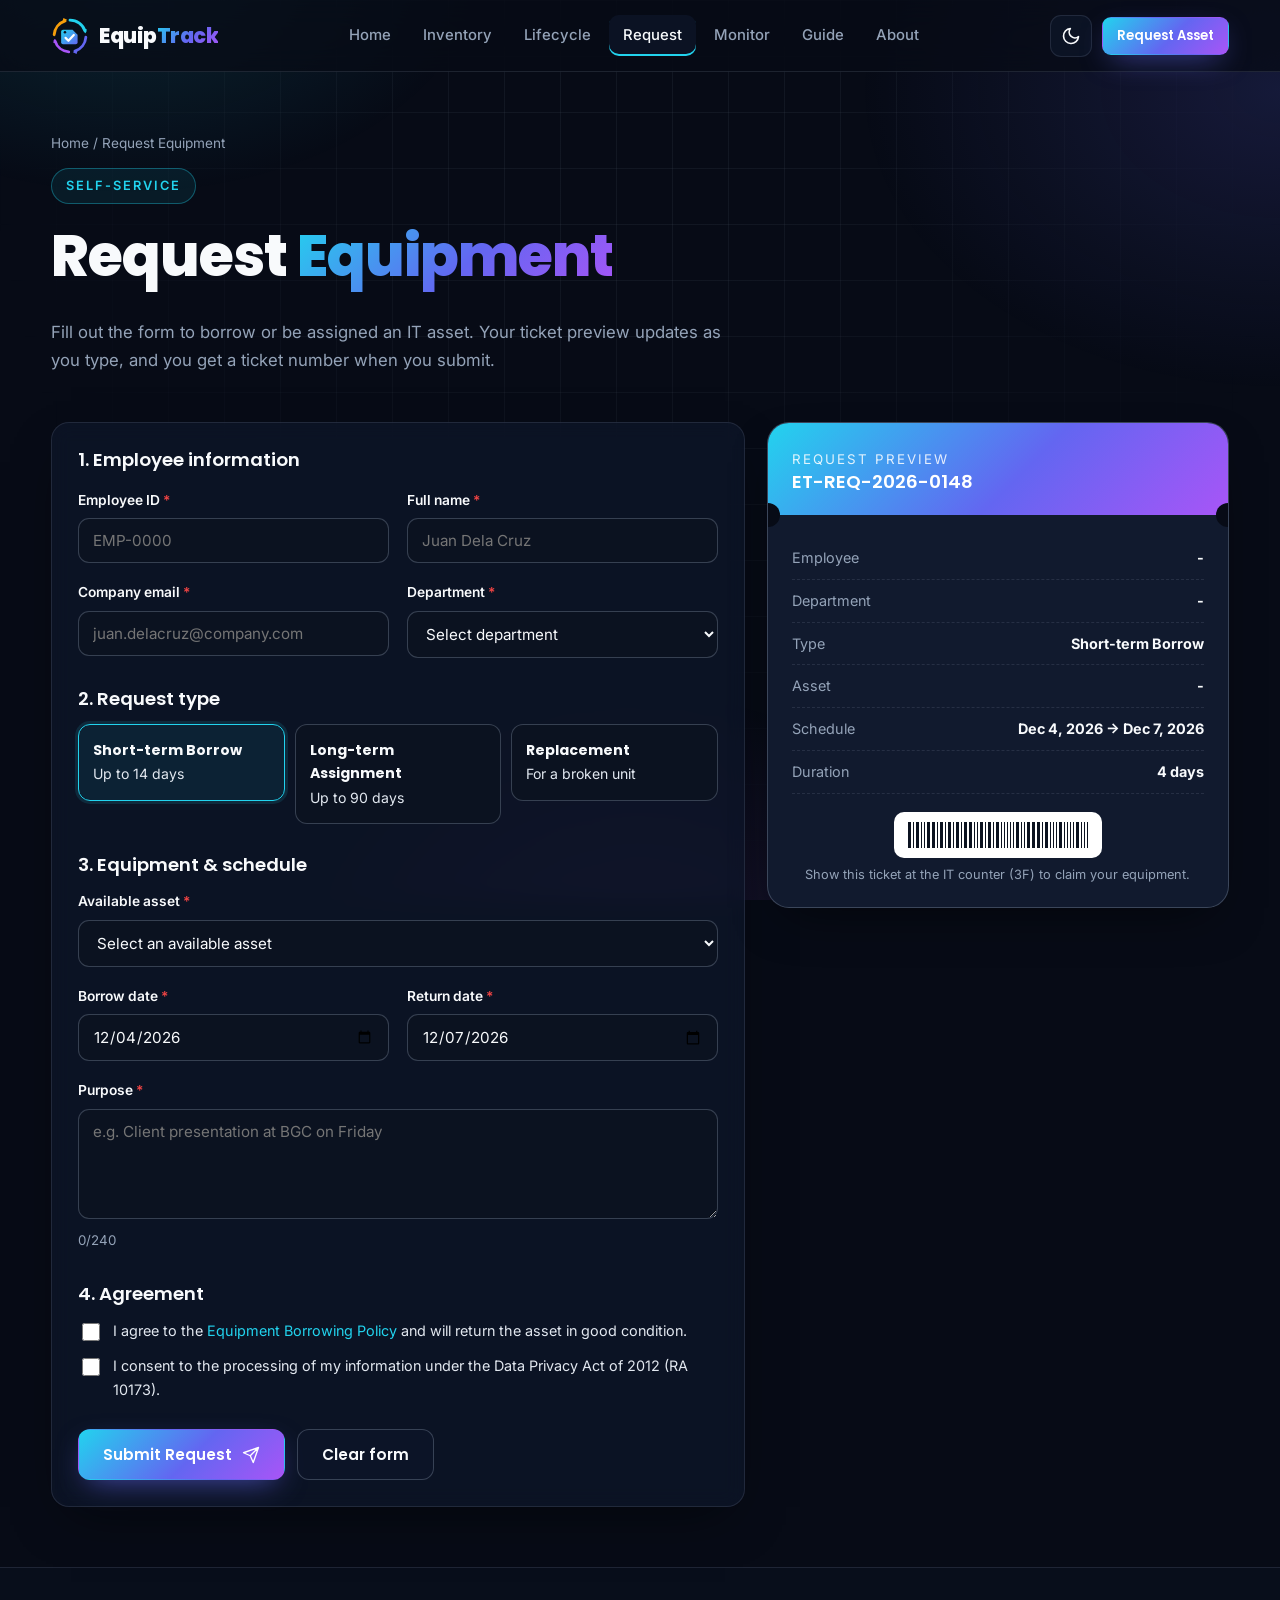
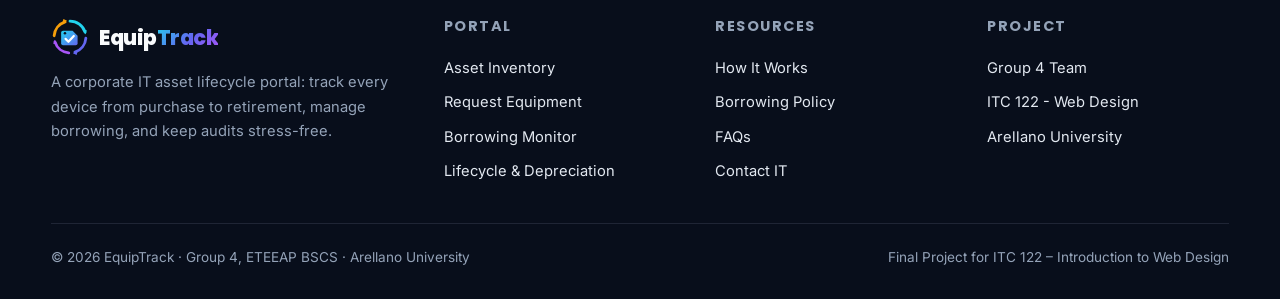
<file: borrow.html>
<!DOCTYPE html>
<html lang="en" class="no-js">
<head>
  <meta charset="UTF-8">
  <meta name="viewport" content="width=device-width, initial-scale=1.0">
  <title>Request Equipment | EquipTrack - IT Asset Lifecycle Portal</title>
  <meta name="description" content="Request to borrow or be assigned company IT equipment.">
  <meta name="author" content="Group 4 - ETEEAP BSCS, Arellano University">
  <meta name="theme-color" content="#070B16">
  <link rel="icon" type="image/svg+xml" href="favicon.svg">
  <link rel="preconnect" href="https://fonts.googleapis.com">
  <link rel="preconnect" href="https://fonts.gstatic.com" crossorigin>
  <link href="https://fonts.googleapis.com/css2?family=Inter:wght@400;500;600&family=Poppins:wght@500;600;700;800&display=swap" rel="stylesheet">
  <link rel="stylesheet" href="css/style.css">
</head>
<body>
  <!-- ===== NAVIGATION BAR ===== -->
  <header class="navbar">
    <nav class="container nav-inner" aria-label="Main navigation">
      <a href="index.html" class="brand"><img src="images/logo-mark.svg" alt="EquipTrack logo" width="38" height="38"><span>Equip<span>Track</span></span></a>
      <ul class="nav-links">
        <li><a href="index.html">Home</a></li>
        <li><a href="assets.html">Inventory</a></li>
        <li><a href="lifecycle.html">Lifecycle</a></li>
        <li><a href="borrow.html" class="active" aria-current="page">Request</a></li>
        <li><a href="monitor.html">Monitor</a></li>
        <li><a href="guide.html">Guide</a></li>
        <li><a href="about.html">About</a></li>
      </ul>
      <div class="nav-actions">
        <button class="icon-btn" id="themeToggle" type="button" aria-label="Switch dark or light mode" title="Dark / Light mode"><svg viewBox="0 0 24 24" fill="none" stroke="currentColor" stroke-width="2" stroke-linecap="round" stroke-linejoin="round"><path d="M21 12.8A9 9 0 1 1 11.2 3a7 7 0 0 0 9.8 9.8z"/></svg></button>
        <a href="borrow.html" class="btn btn-primary btn-sm">Request Asset</a>
        <button class="icon-btn menu-toggle" id="menuToggle" type="button" aria-label="Open menu"><svg viewBox="0 0 24 24" fill="none" stroke="currentColor" stroke-width="2" stroke-linecap="round"><path d="M4 7h16M4 12h16M4 17h16"/></svg></button>
      </div>
    </nav>
  </header>

  <main>

    <section class="page-head">
      <div class="container">
        <div class="breadcrumb"><a href="index.html">Home</a> / Request Equipment</div>
        <span class="eyebrow">Self-service</span>
        <h1>Request <span class="grad-text">Equipment</span></h1>
        <p>Fill out the form to borrow or be assigned an IT asset. Your ticket preview updates as you type, and you get a ticket number when you submit.</p>
      </div>
    </section>
    <section class="container grid" style="grid-template-columns:1.35fr .9fr;align-items:start" id="borrowLayout">
      <form class="card" id="borrowForm" novalidate>
        <h3 style="margin-bottom:18px">1. Employee information</h3>
        <div class="form-grid">
          <div><label class="lbl" for="empId">Employee ID <em>*</em></label><input class="input" id="empId" name="empId" placeholder="EMP-0000" maxlength="8" required><div class="err">Use the format EMP-0000.</div></div>
          <div><label class="lbl" for="fullName">Full name <em>*</em></label><input class="input" id="fullName" name="fullName" placeholder="Juan Dela Cruz" required><div class="err">Please enter your full name.</div></div>
          <div><label class="lbl" for="email">Company email <em>*</em></label><input class="input" id="email" name="email" type="email" placeholder="juan.delacruz@company.com" required><div class="err">Enter a valid email address.</div></div>
          <div><label class="lbl" for="dept">Department <em>*</em></label><select class="input" id="dept" name="dept" required><option value="">Select department</option></select><div class="err">Select your department.</div></div>
        </div>

        <h3 style="margin:30px 0 14px">2. Request type</h3>
        <div class="radio-group">
          <label class="radio-card"><input type="radio" name="type" value="Short-term Borrow" checked><span><b>Short-term Borrow</b>Up to 14 days</span></label>
          <label class="radio-card"><input type="radio" name="type" value="Long-term Assignment"><span><b>Long-term Assignment</b>Up to 90 days</span></label>
          <label class="radio-card"><input type="radio" name="type" value="Replacement"><span><b>Replacement</b>For a broken unit</span></label>
        </div>

        <h3 style="margin:30px 0 14px">3. Equipment &amp; schedule</h3>
        <div class="form-grid">
          <div class="full"><label class="lbl" for="asset">Available asset <em>*</em></label><select class="input" id="asset" name="asset" required></select><div class="err">Choose an available asset.</div></div>
          <div><label class="lbl" for="from">Borrow date <em>*</em></label><input class="input" id="from" name="from" type="date" required><div class="err">Borrow date cannot be in the past.</div></div>
          <div><label class="lbl" for="to">Return date <em>*</em></label><input class="input" id="to" name="to" type="date" required><div class="err" id="toErr">Return date must be after the borrow date.</div></div>
          <div class="full"><label class="lbl" for="purpose">Purpose <em>*</em></label><textarea class="input" id="purpose" name="purpose" maxlength="240" placeholder="e.g. Client presentation at BGC on Friday"></textarea><small class="muted"><span id="purposeCount">0</span>/240</small><div class="err">Tell IT why you need the equipment (at least 10 characters).</div></div>
        </div>

        <h3 style="margin:30px 0 14px">4. Agreement</h3>
        <label class="check"><input type="checkbox" id="agree"><span>I agree to the <a href="guide.html#policy" target="_blank">Equipment Borrowing Policy</a> and will return the asset in good condition.</span></label>
        <label class="check" style="margin-top:10px"><input type="checkbox" id="privacy"><span>I consent to the processing of my information under the Data Privacy Act of 2012 (RA 10173).</span></label>
        <div class="err" id="agreeErr">Please accept both agreements.</div>

        <div style="display:flex;gap:12px;margin-top:28px;flex-wrap:wrap">
          <button type="submit" class="btn btn-primary">Submit Request <svg viewBox="0 0 24 24" fill="none" stroke="currentColor" stroke-width="1.8" stroke-linecap="round" stroke-linejoin="round"><path d="M22 2L11 13M22 2l-7 20-4-9-9-4 20-7z"/></svg></button>
          <button type="reset" class="btn btn-ghost">Clear form</button>
        </div>
      </form>

      <aside class="ticket" aria-live="polite">
        <div class="ticket-head"><small style="opacity:.85;letter-spacing:2px">REQUEST PREVIEW</small><h3 id="tNo">ET-REQ-2026-####</h3></div>
        <div class="ticket-body">
          <div class="ticket-row"><span>Employee</span><b id="tName">-</b></div>
          <div class="ticket-row"><span>Department</span><b id="tDept">-</b></div>
          <div class="ticket-row"><span>Type</span><b id="tType">Short-term Borrow</b></div>
          <div class="ticket-row"><span>Asset</span><b id="tAsset">-</b></div>
          <div class="ticket-row"><span>Schedule</span><b id="tDates">-</b></div>
          <div class="ticket-row"><span>Duration</span><b id="tDays">-</b></div>
          <div class="barcode" id="tBarcode" style="margin:18px auto 6px"></div>
          <p class="muted" style="text-align:center;font-size:.8rem;margin:0">Show this ticket at the IT counter (3F) to claim your equipment.</p>
        </div>
      </aside>
    </section>

    <!-- Success modal -->
    <div class="modal-backdrop" id="successModal" role="dialog" aria-modal="true">
      <div class="modal" style="text-align:center;max-width:480px">
        <div class="feature-icon c-green" style="margin:0 auto 18px;width:70px;height:70px;border-radius:22px"><svg viewBox="0 0 24 24" fill="none" stroke="currentColor" stroke-width="1.8" stroke-linecap="round" stroke-linejoin="round"><path d="M20 6L9 17l-5-5"/></svg></div>
        <h2>Request submitted!</h2>
        <p class="muted">Your ticket number is</p>
        <p style="font:800 1.5rem var(--font-head)" class="grad-text" id="sNo"></p>
        <p class="muted" style="font-size:.9rem">IT will confirm within 2 working hours. You can track it on the Monitor page.</p>
        <div style="display:flex;gap:10px;justify-content:center;margin-top:18px;flex-wrap:wrap">
          <a href="monitor.html" class="btn btn-primary">Track my request</a>
          <button class="btn btn-ghost" type="button" id="sClose">New request</button>
        </div>
      </div>
    </div>

  </main>

  <!-- ===== FOOTER ===== -->
  <footer class="footer">
    <div class="container">
      <div class="footer-grid">
        <div>
          <a href="index.html" class="brand"><img src="images/logo-mark.svg" alt="" width="38" height="38"><span>Equip<span>Track</span></span></a>
          <p class="muted" style="margin-top:14px;font-size:.92rem">A corporate IT asset lifecycle portal: track every device from purchase to retirement, manage borrowing, and keep audits stress-free.</p>
        </div>
        <div>
          <h4>Portal</h4>
          <ul>
            <li><a href="assets.html">Asset Inventory</a></li>
            <li><a href="borrow.html">Request Equipment</a></li>
            <li><a href="monitor.html">Borrowing Monitor</a></li>
            <li><a href="lifecycle.html">Lifecycle &amp; Depreciation</a></li>
          </ul>
        </div>
        <div>
          <h4>Resources</h4>
          <ul>
            <li><a href="guide.html">How It Works</a></li>
            <li><a href="guide.html#policy">Borrowing Policy</a></li>
            <li><a href="guide.html#faq">FAQs</a></li>
            <li><a href="about.html#contact">Contact IT</a></li>
          </ul>
        </div>
        <div>
          <h4>Project</h4>
          <ul>
            <li><a href="about.html#team">Group 4 Team</a></li>
            <li><a href="about.html">ITC 122 - Web Design</a></li>
            <li><a href="https://www.arellano.edu.ph" target="_blank" rel="noopener">Arellano University</a></li>
          </ul>
        </div>
      </div>
      <div class="footer-bottom">
        <span>&copy; <span id="year">2026</span> EquipTrack &middot; Group 4, ETEEAP BSCS &middot; Arellano University</span>
        <span>Final Project for ITC 122 &ndash; Introduction to Web Design</span>
      </div>
    </div>
  </footer>

  <script src="js/data.js"></script>
  <script src="js/app.js"></script>
  <script src="js/borrow.js"></script>
</body>
</html>
</file>
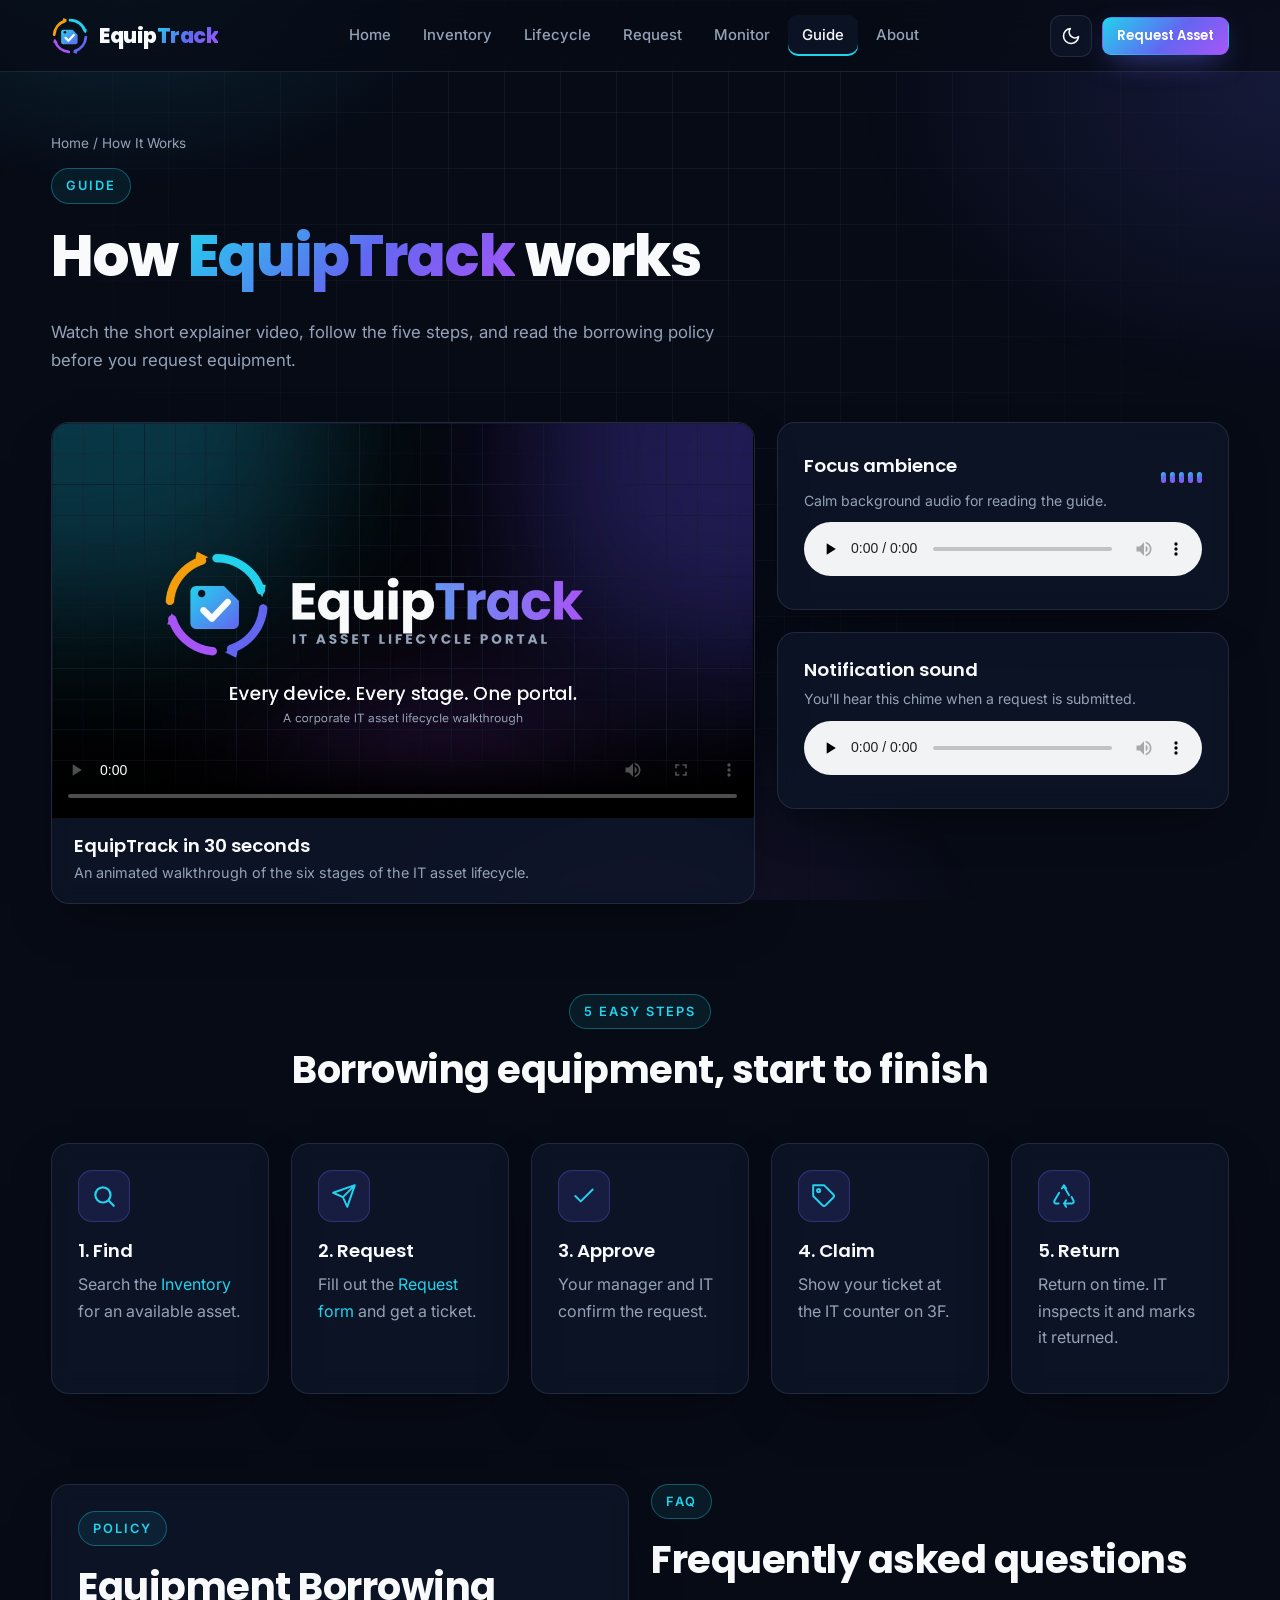
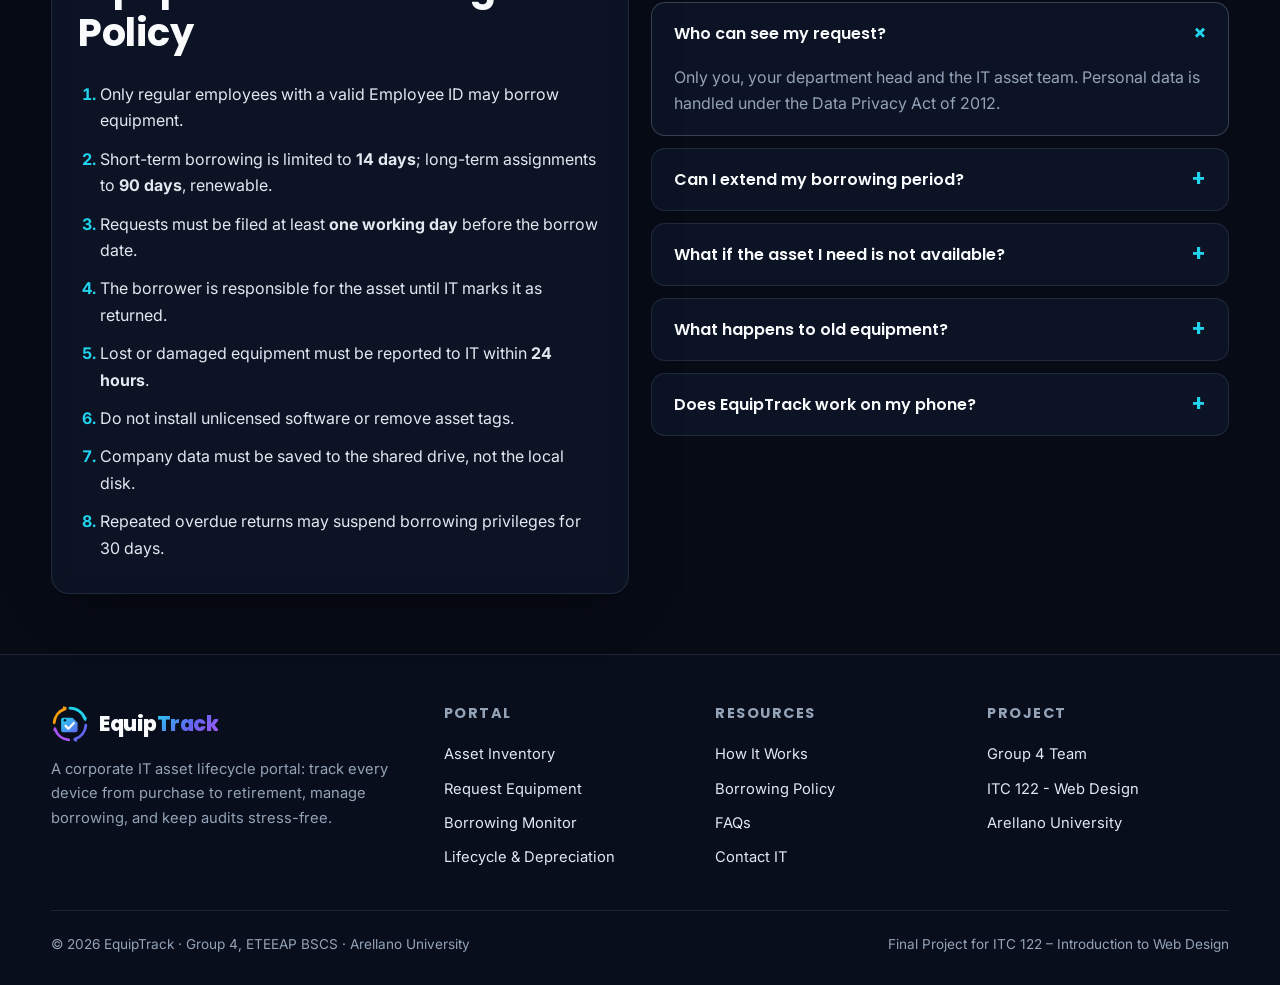
<file: guide.html>
<!DOCTYPE html>
<html lang="en" class="no-js">
<head>
  <meta charset="UTF-8">
  <meta name="viewport" content="width=device-width, initial-scale=1.0">
  <title>How It Works | EquipTrack - IT Asset Lifecycle Portal</title>
  <meta name="description" content="Video guide, borrowing policy and FAQs for EquipTrack.">
  <meta name="author" content="Group 4 - ETEEAP BSCS, Arellano University">
  <meta name="theme-color" content="#070B16">
  <link rel="icon" type="image/svg+xml" href="favicon.svg">
  <link rel="preconnect" href="https://fonts.googleapis.com">
  <link rel="preconnect" href="https://fonts.gstatic.com" crossorigin>
  <link href="https://fonts.googleapis.com/css2?family=Inter:wght@400;500;600&family=Poppins:wght@500;600;700;800&display=swap" rel="stylesheet">
  <link rel="stylesheet" href="css/style.css">
</head>
<body>
  <!-- ===== NAVIGATION BAR ===== -->
  <header class="navbar">
    <nav class="container nav-inner" aria-label="Main navigation">
      <a href="index.html" class="brand"><img src="images/logo-mark.svg" alt="EquipTrack logo" width="38" height="38"><span>Equip<span>Track</span></span></a>
      <ul class="nav-links">
        <li><a href="index.html">Home</a></li>
        <li><a href="assets.html">Inventory</a></li>
        <li><a href="lifecycle.html">Lifecycle</a></li>
        <li><a href="borrow.html">Request</a></li>
        <li><a href="monitor.html">Monitor</a></li>
        <li><a href="guide.html" class="active" aria-current="page">Guide</a></li>
        <li><a href="about.html">About</a></li>
      </ul>
      <div class="nav-actions">
        <button class="icon-btn" id="themeToggle" type="button" aria-label="Switch dark or light mode" title="Dark / Light mode"><svg viewBox="0 0 24 24" fill="none" stroke="currentColor" stroke-width="2" stroke-linecap="round" stroke-linejoin="round"><path d="M21 12.8A9 9 0 1 1 11.2 3a7 7 0 0 0 9.8 9.8z"/></svg></button>
        <a href="borrow.html" class="btn btn-primary btn-sm">Request Asset</a>
        <button class="icon-btn menu-toggle" id="menuToggle" type="button" aria-label="Open menu"><svg viewBox="0 0 24 24" fill="none" stroke="currentColor" stroke-width="2" stroke-linecap="round"><path d="M4 7h16M4 12h16M4 17h16"/></svg></button>
      </div>
    </nav>
  </header>

  <main>

    <section class="page-head">
      <div class="container">
        <div class="breadcrumb"><a href="index.html">Home</a> / How It Works</div>
        <span class="eyebrow">Guide</span>
        <h1>How <span class="grad-text">EquipTrack</span> works</h1>
        <p>Watch the short explainer video, follow the five steps, and read the borrowing policy before you request equipment.</p>
      </div>
    </section>

    <section class="container grid" style="grid-template-columns:1.4fr .9fr;align-items:start" id="guideTop">
      <div class="card video-card reveal">
        <video controls preload="metadata" poster="images/video-poster.jpg">
          <source src="media/equiptrack-explainer.mp4" type="video/mp4">
          Your browser does not support the HTML5 video tag.
        </video>
        <div class="cap"><h3 style="margin:0">EquipTrack in 30 seconds</h3><p class="muted" style="margin:4px 0 0;font-size:.9rem">An animated walkthrough of the six stages of the IT asset lifecycle.</p></div>
      </div>
      <div class="grid" style="gap:22px">
        <div class="card audio-card reveal">
          <div style="display:flex;justify-content:space-between;align-items:center"><h3 style="margin:0">Focus ambience</h3><div class="eq" id="eq"><i></i><i></i><i></i><i></i><i></i></div></div>
          <p class="muted" style="font-size:.88rem;margin:6px 0 0">Calm background audio for reading the guide.</p>
          <audio controls loop preload="none" id="ambience">
            <source src="media/ambience.mp3" type="audio/mpeg">
            Your browser does not support the HTML5 audio tag.
          </audio>
        </div>
        <div class="card audio-card reveal">
          <h3 style="margin:0">Notification sound</h3>
          <p class="muted" style="font-size:.88rem;margin:6px 0 0">You'll hear this chime when a request is submitted.</p>
          <audio controls preload="none"><source src="media/chime.wav" type="audio/wav"></audio>
        </div>
      </div>
    </section>

    <section class="section">
      <div class="container">
        <div class="section-head reveal"><span class="eyebrow">5 easy steps</span><h2>Borrowing equipment, start to finish</h2></div>
        <div class="grid" style="grid-template-columns:repeat(5,1fr)" id="stepsGrid">
          <div class="card hover spot reveal"><div class="feature-icon"><svg viewBox="0 0 24 24" fill="none" stroke="currentColor" stroke-width="2" stroke-linecap="round" stroke-linejoin="round"><circle cx="11" cy="11" r="7"/><path d="M21 21l-4.3-4.3"/></svg></div><h3>1. Find</h3><p class="muted">Search the <a href="assets.html">Inventory</a> for an available asset.</p></div>
          <div class="card hover spot reveal"><div class="feature-icon"><svg viewBox="0 0 24 24" fill="none" stroke="currentColor" stroke-width="1.8" stroke-linecap="round" stroke-linejoin="round"><path d="M22 2L11 13M22 2l-7 20-4-9-9-4 20-7z"/></svg></div><h3>2. Request</h3><p class="muted">Fill out the <a href="borrow.html">Request form</a> and get a ticket.</p></div>
          <div class="card hover spot reveal"><div class="feature-icon"><svg viewBox="0 0 24 24" fill="none" stroke="currentColor" stroke-width="1.8" stroke-linecap="round" stroke-linejoin="round"><path d="M20 6L9 17l-5-5"/></svg></div><h3>3. Approve</h3><p class="muted">Your manager and IT confirm the request.</p></div>
          <div class="card hover spot reveal"><div class="feature-icon"><svg viewBox="0 0 24 24" fill="none" stroke="currentColor" stroke-width="1.8" stroke-linecap="round" stroke-linejoin="round"><path d="M20.6 13.4l-7.2 7.2a2 2 0 0 1-2.8 0L2 12V2h10l8.6 8.6a2 2 0 0 1 0 2.8z"/><circle cx="7" cy="7" r="1.5"/></svg></div><h3>4. Claim</h3><p class="muted">Show your ticket at the IT counter on 3F.</p></div>
          <div class="card hover spot reveal"><div class="feature-icon"><svg viewBox="0 0 24 24" fill="none" stroke="currentColor" stroke-width="1.8" stroke-linecap="round" stroke-linejoin="round"><path d="M7 19H4.8a1.8 1.8 0 0 1-1.6-2.7L7.5 9M14 5l-2-3-2 3M11.6 2.6l5 8.6M17 19h2.3a1.8 1.8 0 0 0 1.5-2.7L19 13M14 22l-2-3 2-3M12 19h7"/></svg></div><h3>5. Return</h3><p class="muted">Return on time. IT inspects it and marks it returned.</p></div>
        </div>
      </div>
    </section>

    <section class="container grid grid-2" style="align-items:start">
      <div class="card reveal" id="policy">
        <span class="eyebrow">Policy</span>
        <h2>Equipment Borrowing Policy</h2>
        <ol class="policy">
          <li>Only regular employees with a valid Employee ID may borrow equipment.</li>
          <li>Short-term borrowing is limited to <b>14 days</b>; long-term assignments to <b>90 days</b>, renewable.</li>
          <li>Requests must be filed at least <b>one working day</b> before the borrow date.</li>
          <li>The borrower is responsible for the asset until IT marks it as returned.</li>
          <li>Lost or damaged equipment must be reported to IT within <b>24 hours</b>.</li>
          <li>Do not install unlicensed software or remove asset tags.</li>
          <li>Company data must be saved to the shared drive, not the local disk.</li>
          <li>Repeated overdue returns may suspend borrowing privileges for 30 days.</li>
        </ol>
      </div>
      <div class="faq reveal" id="faq">
        <span class="eyebrow">FAQ</span>
        <h2>Frequently asked questions</h2>
        <details open><summary>Who can see my request?</summary><p>Only you, your department head and the IT asset team. Personal data is handled under the Data Privacy Act of 2012.</p></details>
        <details><summary>Can I extend my borrowing period?</summary><p>Yes. Ask IT before the due date and they can extend it by 7 days from the Monitor page, if no one else has reserved the asset.</p></details>
        <details><summary>What if the asset I need is not available?</summary><p>Pick a similar asset from the Inventory, or ask IT to notify you when it's returned.</p></details>
        <details><summary>What happens to old equipment?</summary><p>It goes through the Retire &amp; Dispose stage: secure data wipe, then redeployment, donation, or e-waste recycling.</p></details>
        <details><summary>Does EquipTrack work on my phone?</summary><p>Yes. The portal is fully responsive and works on phones, tablets and desktops.</p></details>
      </div>
    </section>

  </main>

  <!-- ===== FOOTER ===== -->
  <footer class="footer">
    <div class="container">
      <div class="footer-grid">
        <div>
          <a href="index.html" class="brand"><img src="images/logo-mark.svg" alt="" width="38" height="38"><span>Equip<span>Track</span></span></a>
          <p class="muted" style="margin-top:14px;font-size:.92rem">A corporate IT asset lifecycle portal: track every device from purchase to retirement, manage borrowing, and keep audits stress-free.</p>
        </div>
        <div>
          <h4>Portal</h4>
          <ul>
            <li><a href="assets.html">Asset Inventory</a></li>
            <li><a href="borrow.html">Request Equipment</a></li>
            <li><a href="monitor.html">Borrowing Monitor</a></li>
            <li><a href="lifecycle.html">Lifecycle &amp; Depreciation</a></li>
          </ul>
        </div>
        <div>
          <h4>Resources</h4>
          <ul>
            <li><a href="guide.html">How It Works</a></li>
            <li><a href="guide.html#policy">Borrowing Policy</a></li>
            <li><a href="guide.html#faq">FAQs</a></li>
            <li><a href="about.html#contact">Contact IT</a></li>
          </ul>
        </div>
        <div>
          <h4>Project</h4>
          <ul>
            <li><a href="about.html#team">Group 4 Team</a></li>
            <li><a href="about.html">ITC 122 - Web Design</a></li>
            <li><a href="https://www.arellano.edu.ph" target="_blank" rel="noopener">Arellano University</a></li>
          </ul>
        </div>
      </div>
      <div class="footer-bottom">
        <span>&copy; <span id="year">2026</span> EquipTrack &middot; Group 4, ETEEAP BSCS &middot; Arellano University</span>
        <span>Final Project for ITC 122 &ndash; Introduction to Web Design</span>
      </div>
    </div>
  </footer>

  <script src="js/data.js"></script>
  <script src="js/app.js"></script>
  <script src="js/guide.js"></script>
</body>
</html>
</file>
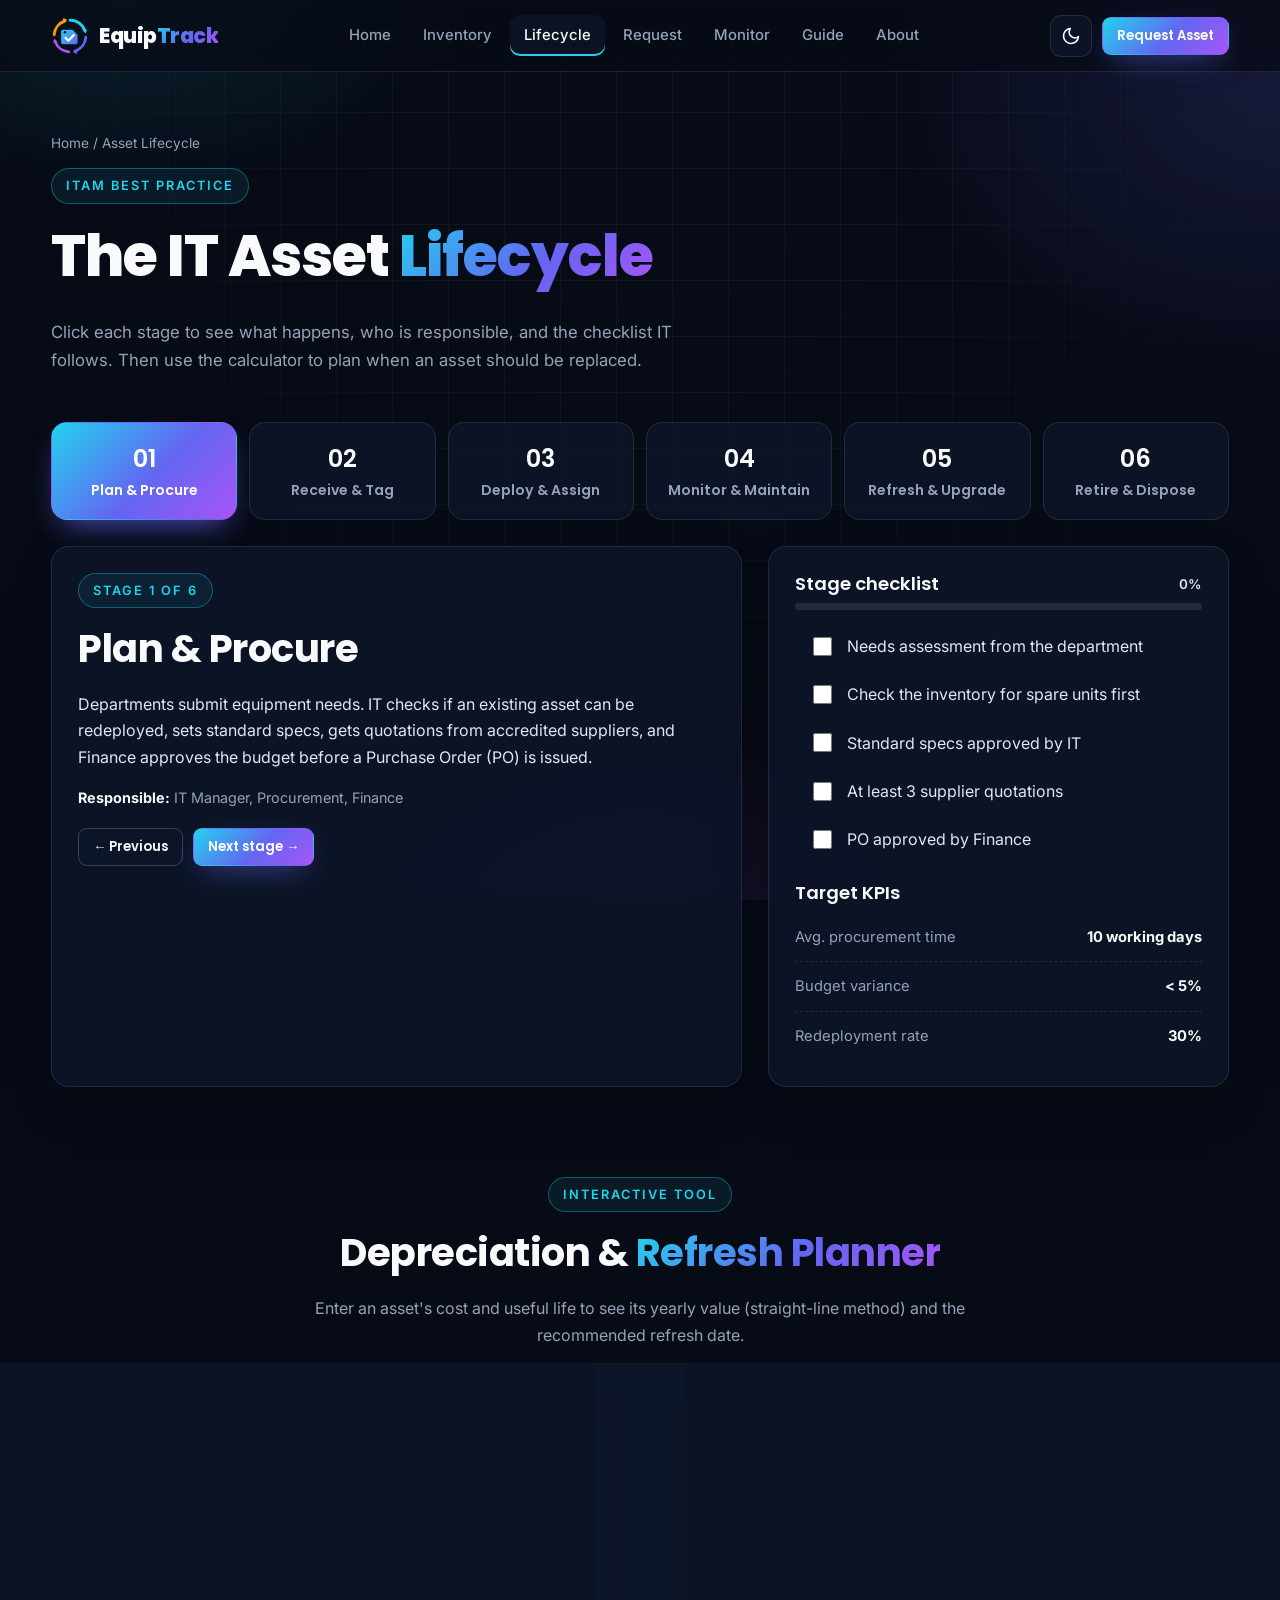
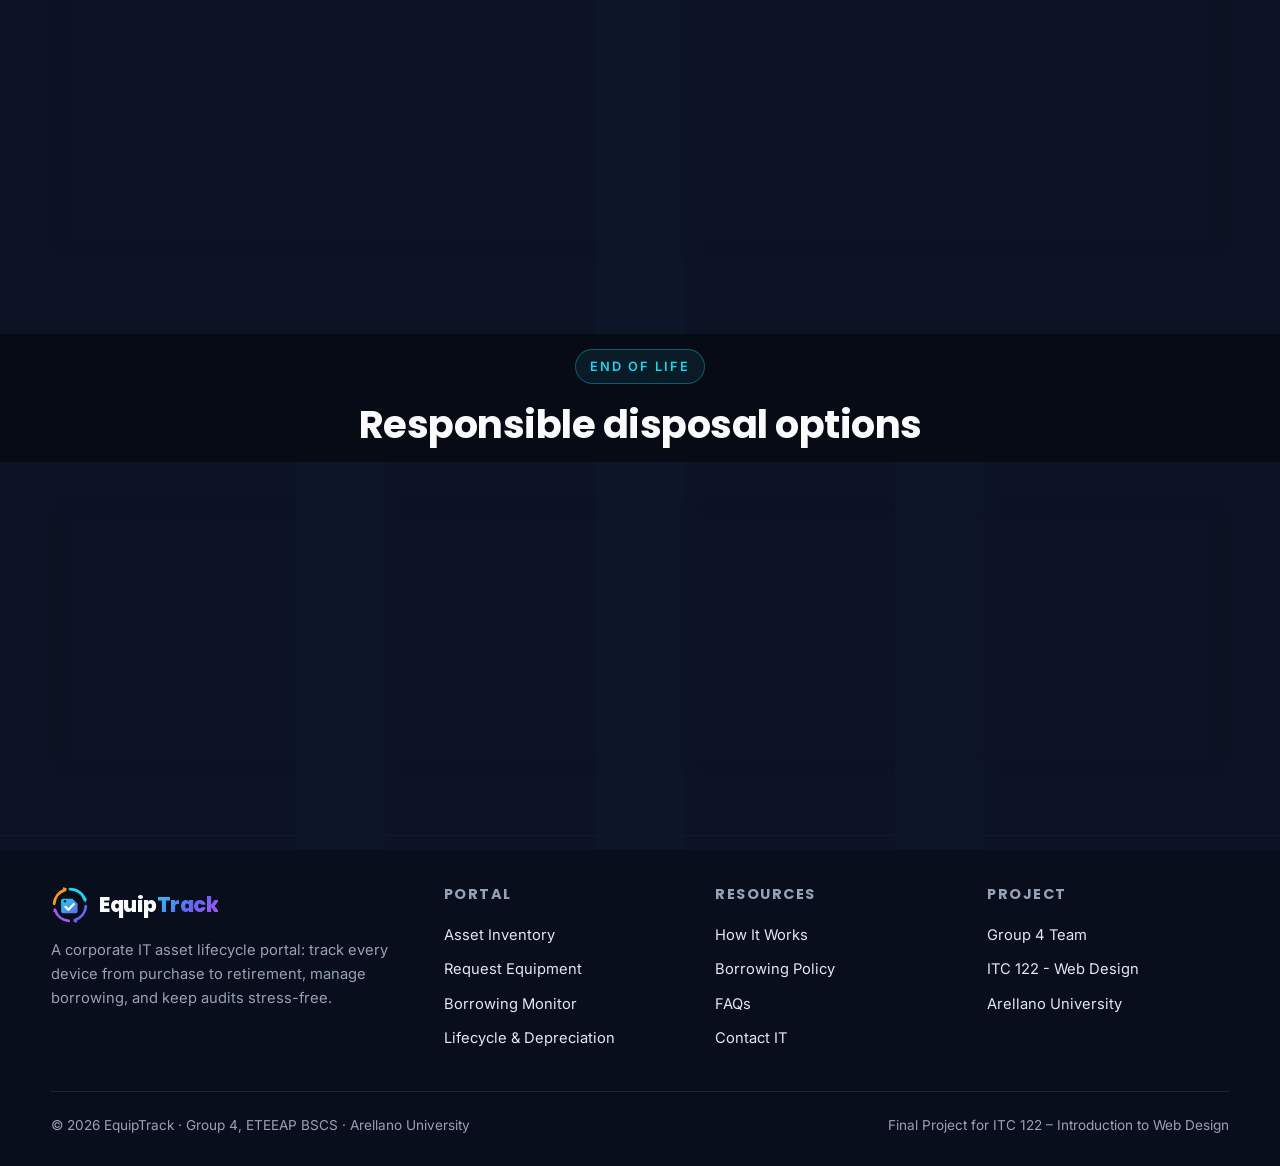
<file: lifecycle.html>
<!DOCTYPE html>
<html lang="en" class="no-js">
<head>
  <meta charset="UTF-8">
  <meta name="viewport" content="width=device-width, initial-scale=1.0">
  <title>Asset Lifecycle | EquipTrack - IT Asset Lifecycle Portal</title>
  <meta name="description" content="Interactive IT asset lifecycle stages and depreciation planner.">
  <meta name="author" content="Group 4 - ETEEAP BSCS, Arellano University">
  <meta name="theme-color" content="#070B16">
  <link rel="icon" type="image/svg+xml" href="favicon.svg">
  <link rel="preconnect" href="https://fonts.googleapis.com">
  <link rel="preconnect" href="https://fonts.gstatic.com" crossorigin>
  <link href="https://fonts.googleapis.com/css2?family=Inter:wght@400;500;600&family=Poppins:wght@500;600;700;800&display=swap" rel="stylesheet">
  <link rel="stylesheet" href="css/style.css">
</head>
<body>
  <!-- ===== NAVIGATION BAR ===== -->
  <header class="navbar">
    <nav class="container nav-inner" aria-label="Main navigation">
      <a href="index.html" class="brand"><img src="images/logo-mark.svg" alt="EquipTrack logo" width="38" height="38"><span>Equip<span>Track</span></span></a>
      <ul class="nav-links">
        <li><a href="index.html">Home</a></li>
        <li><a href="assets.html">Inventory</a></li>
        <li><a href="lifecycle.html" class="active" aria-current="page">Lifecycle</a></li>
        <li><a href="borrow.html">Request</a></li>
        <li><a href="monitor.html">Monitor</a></li>
        <li><a href="guide.html">Guide</a></li>
        <li><a href="about.html">About</a></li>
      </ul>
      <div class="nav-actions">
        <button class="icon-btn" id="themeToggle" type="button" aria-label="Switch dark or light mode" title="Dark / Light mode"><svg viewBox="0 0 24 24" fill="none" stroke="currentColor" stroke-width="2" stroke-linecap="round" stroke-linejoin="round"><path d="M21 12.8A9 9 0 1 1 11.2 3a7 7 0 0 0 9.8 9.8z"/></svg></button>
        <a href="borrow.html" class="btn btn-primary btn-sm">Request Asset</a>
        <button class="icon-btn menu-toggle" id="menuToggle" type="button" aria-label="Open menu"><svg viewBox="0 0 24 24" fill="none" stroke="currentColor" stroke-width="2" stroke-linecap="round"><path d="M4 7h16M4 12h16M4 17h16"/></svg></button>
      </div>
    </nav>
  </header>

  <main>

    <section class="page-head">
      <div class="container">
        <div class="breadcrumb"><a href="index.html">Home</a> / Asset Lifecycle</div>
        <span class="eyebrow">ITAM best practice</span>
        <h1>The IT Asset <span class="grad-text">Lifecycle</span></h1>
        <p>Click each stage to see what happens, who is responsible, and the checklist IT follows. Then use the calculator to plan when an asset should be replaced.</p>
      </div>
    </section>
    <section class="container">
      <div class="lc-tabs" id="lcTabs" role="tablist"></div>
      <div id="lcPanel"></div>
    </section>

    <!-- Depreciation calculator -->
    <section class="section" id="calculator">
      <div class="container">
        <div class="section-head reveal">
          <span class="eyebrow">Interactive tool</span>
          <h2>Depreciation &amp; <span class="grad-text">Refresh Planner</span></h2>
          <p class="muted">Enter an asset's cost and useful life to see its yearly value (straight-line method) and the recommended refresh date.</p>
        </div>
        <div class="grid grid-2">
          <form class="card reveal" id="calcForm" onsubmit="return false">
            <div class="form-grid">
              <div class="full"><label class="lbl" for="cAsset">Load from inventory (optional)</label><select class="input" id="cAsset"><option value="">- Custom values -</option></select></div>
              <div><label class="lbl" for="cCost">Purchase cost (₱)</label><input class="input" id="cCost" type="number" min="1000" step="500" value="62500"></div>
              <div><label class="lbl" for="cSalvage">Salvage value (%)</label><input class="input" id="cSalvage" type="number" min="0" max="50" value="10"></div>
              <div><label class="lbl" for="cLife">Useful life (years)</label><input class="input" id="cLife" type="range" min="2" max="8" value="4"><small class="muted"><b id="cLifeOut">4</b> years</small></div>
              <div><label class="lbl" for="cDate">Purchase date</label><input class="input" id="cDate" type="date" value="2024-02-12"></div>
            </div>
          </form>
          <div class="card reveal">
            <div class="grid grid-2" style="gap:14px">
              <div><small class="muted">Annual depreciation</small><div class="result-big" id="rAnnual">-</div></div>
              <div><small class="muted">Book value today</small><div class="result-big grad-text" id="rNow">-</div></div>
              <div><small class="muted">Recommended refresh</small><div style="font:700 1.1rem var(--font-head);color:var(--heading)" id="rRefresh">-</div></div>
              <div><small class="muted">Life used</small><div class="bar" style="margin-top:10px"><span id="rLifeBar" style="width:0"></span></div><small class="muted" id="rLife">-</small></div>
            </div>
            <div class="chart" id="chart"></div>
            <div class="chart-labels" id="chartLabels"></div>
          </div>
        </div>
      </div>
    </section>

    <!-- Disposal options -->
    <section class="container">
      <div class="section-head reveal"><span class="eyebrow">End of life</span><h2>Responsible disposal options</h2></div>
      <div class="grid grid-4">
        <div class="card hover spot reveal"><div class="feature-icon"><svg viewBox="0 0 24 24" fill="none" stroke="currentColor" stroke-width="1.8" stroke-linecap="round" stroke-linejoin="round"><path d="M7 19H4.8a1.8 1.8 0 0 1-1.6-2.7L7.5 9M14 5l-2-3-2 3M11.6 2.6l5 8.6M17 19h2.3a1.8 1.8 0 0 0 1.5-2.7L19 13M14 22l-2-3 2-3M12 19h7"/></svg></div><h3>Redeploy</h3><p class="muted">Move still-usable devices to staff with lighter workloads or training rooms.</p></div>
        <div class="card hover spot reveal"><div class="feature-icon"><svg viewBox="0 0 24 24" fill="none" stroke="currentColor" stroke-width="1.8" stroke-linecap="round" stroke-linejoin="round"><path d="M17 21v-2a4 4 0 0 0-4-4H5a4 4 0 0 0-4 4v2"/><circle cx="9" cy="7" r="4"/><path d="M23 21v-2a4 4 0 0 0-3-3.9M16 3.1a4 4 0 0 1 0 7.8"/></svg></div><h3>Donate</h3><p class="muted">Give wiped devices to partner schools and NGOs as part of CSR programs.</p></div>
        <div class="card hover spot reveal"><div class="feature-icon"><svg viewBox="0 0 24 24" fill="none" stroke="currentColor" stroke-width="1.8" stroke-linecap="round" stroke-linejoin="round"><path d="M12 22s8-4 8-10V5l-8-3-8 3v7c0 6 8 10 8 10z"/><path d="M9 12l2 2 4-4"/></svg></div><h3>Certified Data Wipe</h3><p class="muted">Erase drives securely and keep a certificate to comply with the Data Privacy Act of 2012.</p></div>
        <div class="card hover spot reveal"><div class="feature-icon"><svg viewBox="0 0 24 24" fill="none" stroke="currentColor" stroke-width="1.8" stroke-linecap="round" stroke-linejoin="round"><path d="M21 8l-9-5-9 5 9 5 9-5z"/><path d="M3 8v8l9 5 9-5V8M12 13v8"/></svg></div><h3>E-waste Recycling</h3><p class="muted">Send broken units to DENR-accredited e-waste recyclers instead of the trash.</p></div>
      </div>
    </section>

  </main>

  <!-- ===== FOOTER ===== -->
  <footer class="footer">
    <div class="container">
      <div class="footer-grid">
        <div>
          <a href="index.html" class="brand"><img src="images/logo-mark.svg" alt="" width="38" height="38"><span>Equip<span>Track</span></span></a>
          <p class="muted" style="margin-top:14px;font-size:.92rem">A corporate IT asset lifecycle portal: track every device from purchase to retirement, manage borrowing, and keep audits stress-free.</p>
        </div>
        <div>
          <h4>Portal</h4>
          <ul>
            <li><a href="assets.html">Asset Inventory</a></li>
            <li><a href="borrow.html">Request Equipment</a></li>
            <li><a href="monitor.html">Borrowing Monitor</a></li>
            <li><a href="lifecycle.html">Lifecycle &amp; Depreciation</a></li>
          </ul>
        </div>
        <div>
          <h4>Resources</h4>
          <ul>
            <li><a href="guide.html">How It Works</a></li>
            <li><a href="guide.html#policy">Borrowing Policy</a></li>
            <li><a href="guide.html#faq">FAQs</a></li>
            <li><a href="about.html#contact">Contact IT</a></li>
          </ul>
        </div>
        <div>
          <h4>Project</h4>
          <ul>
            <li><a href="about.html#team">Group 4 Team</a></li>
            <li><a href="about.html">ITC 122 - Web Design</a></li>
            <li><a href="https://www.arellano.edu.ph" target="_blank" rel="noopener">Arellano University</a></li>
          </ul>
        </div>
      </div>
      <div class="footer-bottom">
        <span>&copy; <span id="year">2026</span> EquipTrack &middot; Group 4, ETEEAP BSCS &middot; Arellano University</span>
        <span>Final Project for ITC 122 &ndash; Introduction to Web Design</span>
      </div>
    </div>
  </footer>

  <script src="js/data.js"></script>
  <script src="js/app.js"></script>
  <script src="js/lifecycle.js"></script>
</body>
</html>
</file>
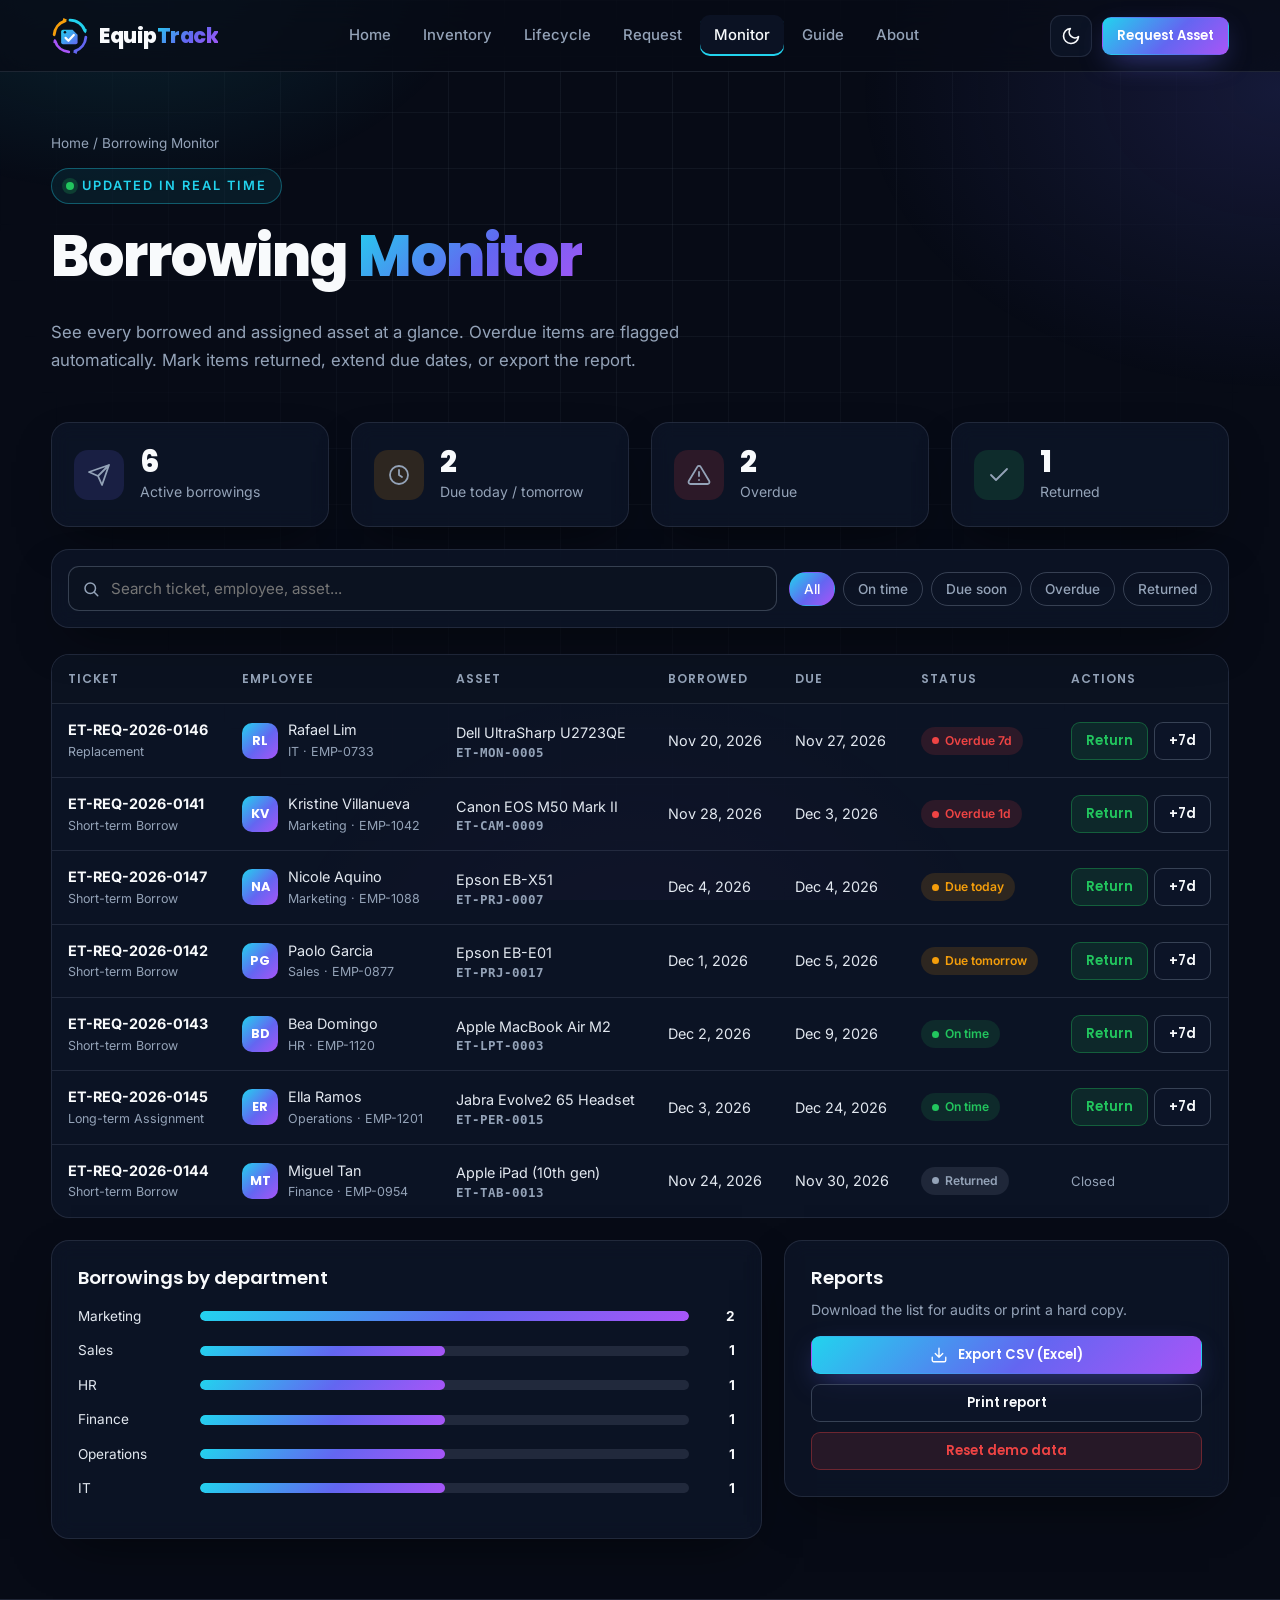
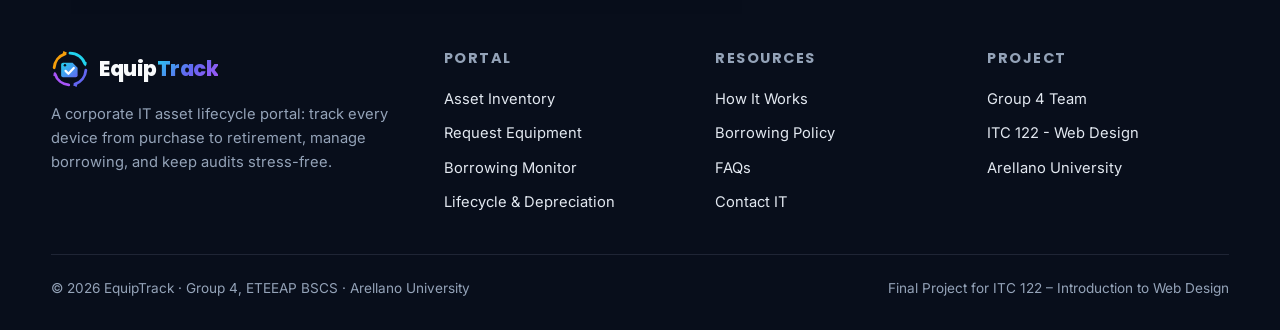
<file: monitor.html>
<!DOCTYPE html>
<html lang="en" class="no-js">
<head>
  <meta charset="UTF-8">
  <meta name="viewport" content="width=device-width, initial-scale=1.0">
  <title>Borrowing Monitor | EquipTrack - IT Asset Lifecycle Portal</title>
  <meta name="description" content="Real-time monitoring of borrowed and assigned IT equipment.">
  <meta name="author" content="Group 4 - ETEEAP BSCS, Arellano University">
  <meta name="theme-color" content="#070B16">
  <link rel="icon" type="image/svg+xml" href="favicon.svg">
  <link rel="preconnect" href="https://fonts.googleapis.com">
  <link rel="preconnect" href="https://fonts.gstatic.com" crossorigin>
  <link href="https://fonts.googleapis.com/css2?family=Inter:wght@400;500;600&family=Poppins:wght@500;600;700;800&display=swap" rel="stylesheet">
  <link rel="stylesheet" href="css/style.css">
</head>
<body>
  <!-- ===== NAVIGATION BAR ===== -->
  <header class="navbar">
    <nav class="container nav-inner" aria-label="Main navigation">
      <a href="index.html" class="brand"><img src="images/logo-mark.svg" alt="EquipTrack logo" width="38" height="38"><span>Equip<span>Track</span></span></a>
      <ul class="nav-links">
        <li><a href="index.html">Home</a></li>
        <li><a href="assets.html">Inventory</a></li>
        <li><a href="lifecycle.html">Lifecycle</a></li>
        <li><a href="borrow.html">Request</a></li>
        <li><a href="monitor.html" class="active" aria-current="page">Monitor</a></li>
        <li><a href="guide.html">Guide</a></li>
        <li><a href="about.html">About</a></li>
      </ul>
      <div class="nav-actions">
        <button class="icon-btn" id="themeToggle" type="button" aria-label="Switch dark or light mode" title="Dark / Light mode"><svg viewBox="0 0 24 24" fill="none" stroke="currentColor" stroke-width="2" stroke-linecap="round" stroke-linejoin="round"><path d="M21 12.8A9 9 0 1 1 11.2 3a7 7 0 0 0 9.8 9.8z"/></svg></button>
        <a href="borrow.html" class="btn btn-primary btn-sm">Request Asset</a>
        <button class="icon-btn menu-toggle" id="menuToggle" type="button" aria-label="Open menu"><svg viewBox="0 0 24 24" fill="none" stroke="currentColor" stroke-width="2" stroke-linecap="round"><path d="M4 7h16M4 12h16M4 17h16"/></svg></button>
      </div>
    </nav>
  </header>

  <main>

    <section class="page-head">
      <div class="container">
        <div class="breadcrumb"><a href="index.html">Home</a> / Borrowing Monitor</div>
        <span class="eyebrow"><span class="dot"></span> Updated in real time</span>
        <h1>Borrowing <span class="grad-text">Monitor</span></h1>
        <p>See every borrowed and assigned asset at a glance. Overdue items are flagged automatically. Mark items returned, extend due dates, or export the report.</p>
      </div>
    </section>
    <section class="container">
      <div class="grid grid-4" style="margin-bottom:22px">
        <div class="card stat-card spot"><span class="ico c-indigo"><svg viewBox="0 0 24 24" fill="none" stroke="currentColor" stroke-width="1.8" stroke-linecap="round" stroke-linejoin="round"><path d="M22 2L11 13M22 2l-7 20-4-9-9-4 20-7z"/></svg></span><div><b id="mActive">0</b><span>Active borrowings</span></div></div>
        <div class="card stat-card spot"><span class="ico c-amber"><svg viewBox="0 0 24 24" fill="none" stroke="currentColor" stroke-width="1.8" stroke-linecap="round" stroke-linejoin="round"><circle cx="12" cy="12" r="9"/><path d="M12 7v5l3 2"/></svg></span><div><b id="mSoon">0</b><span>Due today / tomorrow</span></div></div>
        <div class="card stat-card spot"><span class="ico c-red"><svg viewBox="0 0 24 24" fill="none" stroke="currentColor" stroke-width="1.8" stroke-linecap="round" stroke-linejoin="round"><path d="M12 9v4M12 17h.01"/><path d="M10.3 3.9L1.8 18a2 2 0 0 0 1.7 3h17a2 2 0 0 0 1.7-3L13.7 3.9a2 2 0 0 0-3.4 0z"/></svg></span><div><b id="mOver">0</b><span>Overdue</span></div></div>
        <div class="card stat-card spot"><span class="ico c-green"><svg viewBox="0 0 24 24" fill="none" stroke="currentColor" stroke-width="1.8" stroke-linecap="round" stroke-linejoin="round"><path d="M20 6L9 17l-5-5"/></svg></span><div><b id="mRet">0</b><span>Returned</span></div></div>
      </div>

      <div class="card toolbar no-print">
        <div class="search"><svg viewBox="0 0 24 24" fill="none" stroke="currentColor" stroke-width="2" stroke-linecap="round" stroke-linejoin="round"><circle cx="11" cy="11" r="7"/><path d="M21 21l-4.3-4.3"/></svg><input class="input" id="mq" type="search" placeholder="Search ticket, employee, asset..." aria-label="Search requests"></div>
        <div class="chips" id="mTabs">
          <button class="chip active" data-f="all" type="button">All</button>
          <button class="chip" data-f="ontime" type="button">On time</button>
          <button class="chip" data-f="duesoon" type="button">Due soon</button>
          <button class="chip" data-f="overdue" type="button">Overdue</button>
          <button class="chip" data-f="returned" type="button">Returned</button>
        </div>
      </div>
      <div class="table-wrap">
        <table>
          <thead><tr><th>Ticket</th><th>Employee</th><th>Asset</th><th>Borrowed</th><th>Due</th><th>Status</th><th class="no-print">Actions</th></tr></thead>
          <tbody id="mBody"></tbody>
        </table>
      </div>
      <div class="grid" style="grid-template-columns:1.6fr 1fr;margin-top:22px;align-items:start" id="monBottom">
        <div class="card">
          <h3>Borrowings by department</h3>
          <div id="deptChart" style="margin-top:16px"></div>
        </div>
        <div class="card no-print">
          <h3>Reports</h3>
          <p class="muted" style="font-size:.88rem">Download the list for audits or print a hard copy.</p>
          <div style="display:grid;gap:10px">
            <button class="btn btn-primary btn-sm" id="exportCsv" type="button"><svg viewBox="0 0 24 24" fill="none" stroke="currentColor" stroke-width="1.8" stroke-linecap="round" stroke-linejoin="round"><path d="M21 15v4a2 2 0 0 1-2 2H5a2 2 0 0 1-2-2v-4M7 10l5 5 5-5M12 15V3"/></svg> Export CSV (Excel)</button>
            <button class="btn btn-ghost btn-sm" type="button" onclick="window.print()">Print report</button>
            <button class="btn btn-danger btn-sm" id="resetDemo" type="button">Reset demo data</button>
          </div>
        </div>
      </div>
    </section>

  </main>

  <!-- ===== FOOTER ===== -->
  <footer class="footer">
    <div class="container">
      <div class="footer-grid">
        <div>
          <a href="index.html" class="brand"><img src="images/logo-mark.svg" alt="" width="38" height="38"><span>Equip<span>Track</span></span></a>
          <p class="muted" style="margin-top:14px;font-size:.92rem">A corporate IT asset lifecycle portal: track every device from purchase to retirement, manage borrowing, and keep audits stress-free.</p>
        </div>
        <div>
          <h4>Portal</h4>
          <ul>
            <li><a href="assets.html">Asset Inventory</a></li>
            <li><a href="borrow.html">Request Equipment</a></li>
            <li><a href="monitor.html">Borrowing Monitor</a></li>
            <li><a href="lifecycle.html">Lifecycle &amp; Depreciation</a></li>
          </ul>
        </div>
        <div>
          <h4>Resources</h4>
          <ul>
            <li><a href="guide.html">How It Works</a></li>
            <li><a href="guide.html#policy">Borrowing Policy</a></li>
            <li><a href="guide.html#faq">FAQs</a></li>
            <li><a href="about.html#contact">Contact IT</a></li>
          </ul>
        </div>
        <div>
          <h4>Project</h4>
          <ul>
            <li><a href="about.html#team">Group 4 Team</a></li>
            <li><a href="about.html">ITC 122 - Web Design</a></li>
            <li><a href="https://www.arellano.edu.ph" target="_blank" rel="noopener">Arellano University</a></li>
          </ul>
        </div>
      </div>
      <div class="footer-bottom">
        <span>&copy; <span id="year">2026</span> EquipTrack &middot; Group 4, ETEEAP BSCS &middot; Arellano University</span>
        <span>Final Project for ITC 122 &ndash; Introduction to Web Design</span>
      </div>
    </div>
  </footer>

  <script src="js/data.js"></script>
  <script src="js/app.js"></script>
  <script src="js/monitor.js"></script>
</body>
</html>
</file>
<file: css/style.css>
/* =========================================================
   EquipTrack - IT Asset Lifecycle Portal
   ITC 122 Introduction to Web Design - Group 4 Final Project
   Main stylesheet (external CSS)
   ========================================================= */

/* ---------- 1. Design tokens (CSS variables) ---------- */
:root {
  --bg: #070B16;
  --bg-2: #0B1220;
  --surface: #0F172A;
  --card: rgba(15, 23, 42, 0.72);
  --card-solid: #111A2E;
  --border: rgba(148, 163, 184, 0.16);
  --border-strong: rgba(148, 163, 184, 0.32);
  --text: #E2E8F0;
  --heading: #F8FAFC;
  --muted: #94A3B8;
  --cyan: #22D3EE;
  --indigo: #6366F1;
  --purple: #A855F7;
  --amber: #F59E0B;
  --green: #22C55E;
  --red: #EF4444;
  --grad: linear-gradient(135deg, #22D3EE 0%, #6366F1 55%, #A855F7 100%);
  --shadow: 0 20px 50px -20px rgba(0, 0, 0, 0.6);
  --radius: 18px;
  --radius-sm: 12px;
  --font-head: "Poppins", "Segoe UI", Arial, sans-serif;
  --font-body: "Inter", "Segoe UI", Arial, sans-serif;
  --nav-h: 72px;
}

/* Light theme (toggled with the moon/sun button) */
[data-theme="light"] {
  --bg: #F4F7FB;
  --bg-2: #EAF0F8;
  --surface: #FFFFFF;
  --card: rgba(255, 255, 255, 0.85);
  --card-solid: #FFFFFF;
  --border: rgba(15, 23, 42, 0.10);
  --border-strong: rgba(15, 23, 42, 0.22);
  --text: #334155;
  --heading: #0B1220;
  --muted: #64748B;
  --shadow: 0 20px 45px -25px rgba(15, 23, 42, 0.35);
}

/* ---------- 2. Base / reset ---------- */
*, *::before, *::after { box-sizing: border-box; }
html { scroll-behavior: smooth; }
body {
  margin: 0;
  font-family: var(--font-body);
  font-size: 16px;
  line-height: 1.65;
  color: var(--text);
  background: var(--bg);
  min-height: 100vh;
  transition: background .35s ease, color .35s ease;
  overflow-x: hidden;
}
/* soft glowing background shapes */
body::before {
  content: "";
  position: fixed;
  inset: 0;
  z-index: -2;
  background:
    radial-gradient(600px 400px at 10% -5%, rgba(34, 211, 238, .14), transparent 60%),
    radial-gradient(700px 500px at 100% 10%, rgba(99, 102, 241, .16), transparent 60%),
    radial-gradient(600px 500px at 50% 110%, rgba(168, 85, 247, .12), transparent 60%);
}
/* subtle grid pattern */
body::after {
  content: "";
  position: fixed;
  inset: 0;
  z-index: -1;
  background-image:
    linear-gradient(var(--border) 1px, transparent 1px),
    linear-gradient(90deg, var(--border) 1px, transparent 1px);
  background-size: 56px 56px;
  mask-image: radial-gradient(ellipse at top, #000 20%, transparent 75%);
  -webkit-mask-image: radial-gradient(ellipse at top, #000 20%, transparent 75%);
  opacity: .5;
  pointer-events: none;
}
h1, h2, h3, h4 { font-family: var(--font-head); color: var(--heading); line-height: 1.2; margin: 0 0 .5em; }
h1 { font-size: clamp(2.2rem, 4.6vw, 3.6rem); font-weight: 800; letter-spacing: -1px; }
h2 { font-size: clamp(1.7rem, 3vw, 2.4rem); font-weight: 700; letter-spacing: -.5px; }
h3 { font-size: 1.15rem; font-weight: 600; }
p { margin: 0 0 1em; }
a { color: var(--cyan); text-decoration: none; }
img, svg, video { max-width: 100%; display: block; }
.container { width: min(1200px, 92%); margin-inline: auto; }
.grad-text { background: var(--grad); -webkit-background-clip: text; background-clip: text; color: transparent; }
.muted { color: var(--muted); }
.section { padding: 90px 0; }
.section-head { text-align: center; max-width: 720px; margin: 0 auto 50px; }
.eyebrow {
  display: inline-flex; align-items: center; gap: 8px;
  font-size: .8rem; font-weight: 600; letter-spacing: 2px; text-transform: uppercase;
  color: var(--cyan); padding: 6px 14px; border-radius: 999px;
  border: 1px solid rgba(34, 211, 238, .35); background: rgba(34, 211, 238, .08);
  margin-bottom: 18px;
}
.eyebrow .dot { width: 8px; height: 8px; border-radius: 50%; background: var(--green); box-shadow: 0 0 0 4px rgba(34,197,94,.2); animation: pulse 2s infinite; }
@keyframes pulse { 50% { box-shadow: 0 0 0 8px rgba(34,197,94,0); } }

/* ---------- 3. Buttons ---------- */
.btn {
  display: inline-flex; align-items: center; justify-content: center; gap: 10px;
  font: 600 .95rem var(--font-head);
  padding: 13px 24px; border-radius: 12px; border: 1px solid transparent;
  cursor: pointer; transition: transform .2s ease, box-shadow .2s ease, background .2s;
  color: #fff; white-space: nowrap;
}
.btn:hover { transform: translateY(-2px); }
.btn svg { width: 18px; height: 18px; flex-shrink: 0; }
.btn-primary { background: var(--grad); box-shadow: 0 10px 30px -10px rgba(99, 102, 241, .7); }
.btn-primary:hover { box-shadow: 0 16px 36px -10px rgba(99, 102, 241, .9); }
.btn-ghost { background: var(--card); border-color: var(--border-strong); color: var(--heading); }
.btn-ghost:hover { border-color: var(--cyan); }
.btn-sm { padding: 8px 14px; font-size: .82rem; border-radius: 9px; }
.btn-danger { background: rgba(239, 68, 68, .12); color: var(--red); border-color: rgba(239,68,68,.35); }
.btn-success { background: rgba(34, 197, 94, .12); color: var(--green); border-color: rgba(34,197,94,.35); }

/* ---------- 4. Navigation bar ---------- */
.navbar {
  position: sticky; top: 0; z-index: 50;
  height: var(--nav-h);
  backdrop-filter: blur(16px); -webkit-backdrop-filter: blur(16px);
  background: color-mix(in srgb, var(--bg) 75%, transparent);
  border-bottom: 1px solid var(--border);
}
.nav-inner { height: 100%; display: flex; align-items: center; justify-content: space-between; gap: 20px; }
.brand { display: flex; align-items: center; gap: 10px; font: 800 1.3rem var(--font-head); color: var(--heading); letter-spacing: -.5px; }
.brand img { width: 38px; height: 38px; }
.brand span span { background: var(--grad); -webkit-background-clip: text; background-clip: text; color: transparent; }
.nav-links { list-style: none; display: flex; gap: 4px; margin: 0; padding: 0; }
.nav-links a {
  display: block; padding: 8px 14px; border-radius: 10px;
  color: var(--muted); font-weight: 500; font-size: .93rem; transition: .2s;
}
.nav-links a:hover { color: var(--heading); background: var(--card); }
.nav-links a.active { color: var(--heading); background: var(--card); box-shadow: inset 0 -2px 0 var(--cyan); }
.nav-actions { display: flex; align-items: center; gap: 10px; }
.icon-btn {
  width: 42px; height: 42px; border-radius: 11px; display: grid; place-items: center;
  background: var(--card); border: 1px solid var(--border); color: var(--heading); cursor: pointer;
  transition: .2s;
}
.icon-btn:hover { border-color: var(--cyan); transform: rotate(-8deg); }
.icon-btn svg { width: 20px; height: 20px; }
.menu-toggle { display: none; }

/* ---------- 5. Hero (home page) ---------- */
.hero { padding: 70px 0 60px; position: relative; }
.hero-grid { display: grid; grid-template-columns: 1.1fr .9fr; gap: 50px; align-items: center; }
.hero p.lead { font-size: 1.15rem; color: var(--muted); max-width: 560px; }
.hero-cta { display: flex; gap: 14px; flex-wrap: wrap; margin: 28px 0 34px; }
.hero-trust { display: flex; gap: 26px; flex-wrap: wrap; color: var(--muted); font-size: .9rem; }
.hero-trust b { color: var(--heading); font-family: var(--font-head); font-size: 1.3rem; display: block; }

/* Animated lifecycle ring */
.ring-wrap { position: relative; aspect-ratio: 1; max-width: 470px; margin-inline: auto; width: 100%; }
.ring-wrap svg.ring { width: 100%; height: 100%; overflow: visible; }
.ring-spin { transform-origin: 50% 50%; animation: spin 40s linear infinite; }
@keyframes spin { to { transform: rotate(360deg); } }
.ring-center {
  position: absolute; inset: 28%; border-radius: 50%;
  display: grid; place-items: center; text-align: center;
  background: var(--card-solid); border: 1px solid var(--border);
  box-shadow: var(--shadow), inset 0 0 40px rgba(99,102,241,.15);
}
.ring-center b { font: 800 2.6rem var(--font-head); color: var(--heading); display: block; line-height: 1; }
.ring-center small { color: var(--muted); font-size: .8rem; letter-spacing: 1.5px; text-transform: uppercase; }
.ring-node {
  position: absolute; transform: translate(-50%, -50%);
  background: var(--card-solid); border: 1px solid var(--border-strong);
  padding: 8px 14px; border-radius: 12px; font: 600 .85rem var(--font-head); color: var(--heading);
  display: flex; align-items: center; gap: 8px; box-shadow: var(--shadow);
  animation: float 5s ease-in-out infinite;
  white-space: nowrap;
}
.ring-node i { width: 10px; height: 10px; border-radius: 3px; display: inline-block; }
.ring-node:nth-of-type(2) { animation-delay: -1.2s; }
.ring-node:nth-of-type(3) { animation-delay: -2.4s; }
.ring-node:nth-of-type(4) { animation-delay: -3.6s; }
@keyframes float { 50% { transform: translate(-50%, calc(-50% - 8px)); } }

/* ---------- 6. Cards, grids, stats ---------- */
.grid { display: grid; gap: 22px; }
.grid-2 { grid-template-columns: repeat(2, 1fr); }
.grid-3 { grid-template-columns: repeat(3, 1fr); }
.grid-4 { grid-template-columns: repeat(4, 1fr); }
.card {
  background: var(--card); border: 1px solid var(--border); border-radius: var(--radius);
  padding: 26px; box-shadow: var(--shadow);
  backdrop-filter: blur(10px); -webkit-backdrop-filter: blur(10px);
  transition: transform .25s ease, border-color .25s ease;
  position: relative;
}
.card.hover:hover { transform: translateY(-5px); border-color: var(--border-strong); }
.feature-icon {
  width: 52px; height: 52px; border-radius: 14px; display: grid; place-items: center; margin-bottom: 18px;
  background: rgba(99,102,241,.14); color: var(--cyan); border: 1px solid rgba(99,102,241,.3);
}
.feature-icon svg { width: 26px; height: 26px; }
.stat-card { display: flex; align-items: center; gap: 16px; padding: 22px; }
.stat-card .ico { width: 50px; height: 50px; border-radius: 14px; display: grid; place-items: center; flex-shrink: 0; }
.stat-card .ico svg { width: 24px; height: 24px; }
.stat-card b { font: 800 1.9rem var(--font-head); color: var(--heading); display: block; line-height: 1.1; }
.stat-card span { color: var(--muted); font-size: .88rem; }
.c-cyan { background: rgba(34,211,238,.13); color: var(--cyan); }
.c-indigo { background: rgba(99,102,241,.15); color: #818CF8; }
.c-amber { background: rgba(245,158,11,.14); color: var(--amber); }
.c-green { background: rgba(34,197,94,.14); color: var(--green); }
.c-red { background: rgba(239,68,68,.14); color: var(--red); }
.c-purple { background: rgba(168,85,247,.15); color: var(--purple); }

/* Status pills */
.pill {
  display: inline-flex; align-items: center; gap: 6px; padding: 4px 11px; border-radius: 999px;
  font-size: .76rem; font-weight: 600; white-space: nowrap;
}
.pill::before { content: ""; width: 7px; height: 7px; border-radius: 50%; background: currentColor; }
.pill.available, .pill.ontime, .pill.returned { background: rgba(34,197,94,.13); color: var(--green); }
.pill.assigned, .pill.active { background: rgba(99,102,241,.16); color: #818CF8; }
.pill.repair, .pill.duesoon { background: rgba(245,158,11,.14); color: var(--amber); }
.pill.retired { background: rgba(148,163,184,.16); color: var(--muted); }
.pill.overdue { background: rgba(239,68,68,.14); color: var(--red); }
.pill.returned { color: var(--muted); background: rgba(148,163,184,.14); }

/* ---------- 7. Lifecycle stepper (home preview) ---------- */
.stepper { display: grid; grid-template-columns: repeat(6, 1fr); gap: 14px; position: relative; }
.stepper::before {
  content: ""; position: absolute; top: 33px; left: 8%; right: 8%; height: 3px;
  background: var(--grad); opacity: .5; border-radius: 3px;
}
.step { text-align: center; position: relative; }
.step .num {
  width: 66px; height: 66px; margin: 0 auto 14px; border-radius: 50%;
  display: grid; place-items: center; font: 800 1.2rem var(--font-head); color: var(--heading);
  background: var(--card-solid); border: 2px solid var(--border-strong); position: relative; z-index: 1;
  transition: .3s;
}
.step:hover .num { border-color: var(--cyan); box-shadow: 0 0 0 8px rgba(34,211,238,.12); transform: scale(1.06); }
.step h3 { font-size: .98rem; margin-bottom: 4px; }
.step p { font-size: .84rem; color: var(--muted); }

/* Activity feed */
.feed { list-style: none; margin: 0; padding: 0; }
.feed li { display: flex; gap: 14px; padding: 14px 0; border-bottom: 1px dashed var(--border); align-items: flex-start; }
.feed li:last-child { border-bottom: 0; }
.feed .ico { width: 38px; height: 38px; border-radius: 11px; display: grid; place-items: center; flex-shrink: 0; }
.feed .ico svg { width: 18px; height: 18px; }
.feed small { color: var(--muted); display: block; font-size: .8rem; }

/* CTA band */
.cta-band {
  border-radius: 26px; padding: 50px; text-align: center; position: relative; overflow: hidden;
  background: linear-gradient(135deg, rgba(34,211,238,.18), rgba(99,102,241,.22), rgba(168,85,247,.2));
  border: 1px solid var(--border-strong);
}
.cta-band h2 { margin-bottom: 10px; }

/* ---------- 8. Page header (inner pages) ---------- */
.page-head { padding: 60px 0 30px; }
.page-head p { color: var(--muted); max-width: 680px; font-size: 1.05rem; }
.breadcrumb { font-size: .85rem; color: var(--muted); margin-bottom: 14px; }
.breadcrumb a { color: var(--muted); }
.breadcrumb a:hover { color: var(--cyan); }

/* ---------- 9. Inventory toolbar + asset cards ---------- */
.toolbar {
  display: flex; flex-wrap: wrap; gap: 12px; align-items: center; justify-content: space-between;
  padding: 16px; margin-bottom: 26px;
}
.search {
  flex: 1; min-width: 240px; position: relative;
}
.search svg { position: absolute; left: 14px; top: 50%; transform: translateY(-50%); width: 18px; color: var(--muted); }
.search kbd {
  position: absolute; right: 12px; top: 50%; transform: translateY(-50%);
  font: 600 .72rem var(--font-body); color: var(--muted); border: 1px solid var(--border-strong);
  border-radius: 6px; padding: 2px 7px;
}
.chips { display: flex; flex-wrap: wrap; gap: 8px; }
.chip {
  padding: 8px 14px; border-radius: 999px; border: 1px solid var(--border-strong); background: transparent;
  color: var(--muted); font: 500 .85rem var(--font-body); cursor: pointer; transition: .2s;
}
.chip:hover { color: var(--heading); border-color: var(--cyan); }
.chip.active { background: var(--grad); color: #fff; border-color: transparent; }
.asset-grid { display: grid; grid-template-columns: repeat(auto-fill, minmax(260px, 1fr)); gap: 20px; }
.asset-card { cursor: pointer; padding: 22px; display: flex; flex-direction: column; gap: 12px; animation: rise .45s ease both; }
@keyframes rise { from { opacity: 0; transform: translateY(14px); } }
.asset-card:hover { transform: translateY(-5px); border-color: var(--cyan); }
.asset-top { display: flex; justify-content: space-between; align-items: flex-start; }
.asset-ico { width: 56px; height: 56px; border-radius: 15px; display: grid; place-items: center; background: rgba(99,102,241,.14); color: var(--cyan); }
.asset-ico svg { width: 28px; height: 28px; }
.asset-card h3 { margin: 0; font-size: 1.05rem; }
.tag-id { font: 600 .78rem "DejaVu Sans Mono", Consolas, monospace; color: var(--muted); letter-spacing: .5px; }
.meta { display: flex; justify-content: space-between; font-size: .84rem; color: var(--muted); }
.meta b { color: var(--text); font-weight: 600; }
.bar { height: 7px; border-radius: 9px; background: var(--border); overflow: hidden; }
.bar > span { display: block; height: 100%; border-radius: 9px; background: var(--grad); transition: width 1s ease; }
.empty { text-align: center; padding: 60px 20px; color: var(--muted); grid-column: 1 / -1; }

/* ---------- 10. Modal ---------- */
.modal-backdrop {
  position: fixed; inset: 0; z-index: 100; display: none; place-items: center; padding: 20px;
  background: rgba(2, 6, 23, .7); backdrop-filter: blur(6px);
}
.modal-backdrop.open { display: grid; animation: fade .25s ease; }
@keyframes fade { from { opacity: 0; } }
.modal {
  width: min(760px, 100%); max-height: 90vh; overflow: auto;
  background: var(--card-solid); border: 1px solid var(--border-strong); border-radius: 22px;
  padding: 30px; box-shadow: 0 30px 80px rgba(0,0,0,.6); animation: pop .3s ease;
}
@keyframes pop { from { transform: scale(.94); opacity: 0; } }
.modal-head { display: flex; justify-content: space-between; gap: 16px; align-items: flex-start; margin-bottom: 20px; }
.modal-grid { display: grid; grid-template-columns: 1fr 1fr; gap: 22px; }
.kv { display: grid; grid-template-columns: auto 1fr; gap: 8px 16px; font-size: .9rem; }
.kv dt { color: var(--muted); }
.kv dd { margin: 0; color: var(--heading); font-weight: 500; }
.timeline { list-style: none; margin: 0; padding: 0 0 0 22px; border-left: 2px solid var(--border-strong); }
.timeline li { position: relative; padding: 0 0 16px 6px; font-size: .88rem; }
.timeline li::before {
  content: ""; position: absolute; left: -30px; top: 4px; width: 14px; height: 14px; border-radius: 50%;
  background: var(--card-solid); border: 3px solid var(--cyan);
}
.timeline li small { color: var(--muted); display: block; }
.barcode { display: flex; gap: 2px; height: 46px; align-items: stretch; padding: 10px 14px; background: #fff; border-radius: 10px; width: fit-content; }
.barcode i { background: #0B1220; display: block; }

/* ---------- 11. Lifecycle page ---------- */
.lc-tabs { display: grid; grid-template-columns: repeat(6, 1fr); gap: 12px; margin-bottom: 26px; }
.lc-tab {
  padding: 18px 12px; border-radius: 16px; border: 1px solid var(--border); background: var(--card);
  cursor: pointer; text-align: center; color: var(--muted); font: 600 .88rem var(--font-head); transition: .25s;
}
.lc-tab .n { display: block; font-size: 1.5rem; margin-bottom: 4px; color: var(--heading); }
.lc-tab:hover { border-color: var(--border-strong); transform: translateY(-3px); }
.lc-tab.active { background: var(--grad); color: #fff; border-color: transparent; box-shadow: 0 14px 30px -12px rgba(99,102,241,.8); }
.lc-tab.active .n { color: #fff; }
.lc-panel { display: grid; grid-template-columns: 1.2fr .8fr; gap: 26px; animation: rise .4s ease; }
.checklist { list-style: none; padding: 0; margin: 0; }
.checklist label { display: flex; gap: 12px; align-items: center; padding: 11px 14px; border-radius: 11px; cursor: pointer; transition: .2s; }
.checklist label:hover { background: rgba(99,102,241,.08); }
.checklist input { width: 19px; height: 19px; accent-color: var(--indigo); }
.checklist input:checked + span { text-decoration: line-through; color: var(--muted); }
.kpi { display: flex; justify-content: space-between; padding: 12px 0; border-bottom: 1px dashed var(--border); font-size: .92rem; }
.kpi:last-child { border-bottom: 0; }
.kpi b { color: var(--heading); }

/* Depreciation calculator chart */
.chart { display: flex; align-items: flex-end; gap: 12px; height: 220px; padding-top: 20px; border-bottom: 1px solid var(--border-strong); }
.chart .col { flex: 1; display: flex; flex-direction: column; align-items: center; justify-content: flex-end; height: 100%; gap: 6px; }
.chart .col span.v { font-size: .72rem; color: var(--muted); white-space: nowrap; }
.chart .col i { display: block; width: 100%; max-width: 54px; border-radius: 9px 9px 3px 3px; background: var(--grad); transition: height .8s cubic-bezier(.2,.8,.2,1); }
.chart-labels { display: flex; gap: 12px; margin-top: 8px; }
.chart-labels span { flex: 1; text-align: center; font-size: .78rem; color: var(--muted); }
.result-big { font: 800 2rem var(--font-head); color: var(--heading); }

/* ---------- 12. Forms ---------- */
.form-grid { display: grid; grid-template-columns: 1fr 1fr; gap: 18px; }
.form-grid .full { grid-column: 1 / -1; }
label.lbl { display: block; font-size: .86rem; font-weight: 600; color: var(--heading); margin-bottom: 7px; }
label.lbl em { color: var(--red); font-style: normal; }
.input, select.input, textarea.input {
  width: 100%; padding: 12px 14px; border-radius: 11px; font: 400 .95rem var(--font-body);
  background: var(--bg-2); border: 1px solid var(--border-strong); color: var(--heading); transition: .2s;
}
.search .input { padding-left: 42px; }
textarea.input { min-height: 110px; resize: vertical; }
.input:focus { outline: none; border-color: var(--cyan); box-shadow: 0 0 0 4px rgba(34,211,238,.15); }
.input.invalid { border-color: var(--red); box-shadow: 0 0 0 4px rgba(239,68,68,.12); }
.err { color: var(--red); font-size: .78rem; margin-top: 5px; display: none; }
.err.show { display: block; }
.radio-group { display: flex; gap: 10px; flex-wrap: wrap; }
.radio-card { flex: 1; min-width: 150px; }
.radio-card input { position: absolute; opacity: 0; }
.radio-card span {
  display: block; padding: 14px; border-radius: 12px; border: 1px solid var(--border-strong); cursor: pointer;
  font-size: .88rem; transition: .2s; background: var(--bg-2);
}
.radio-card span b { display: block; color: var(--heading); font-family: var(--font-head); }
.radio-card input:checked + span { border-color: var(--cyan); background: rgba(34,211,238,.08); box-shadow: 0 0 0 3px rgba(34,211,238,.12); }
.check { display: flex; gap: 10px; align-items: flex-start; font-size: .9rem; cursor: pointer; }
.check input { margin-top: 4px; width: 18px; height: 18px; accent-color: var(--indigo); }
.ticket {
  position: sticky; top: calc(var(--nav-h) + 20px);
  border-radius: 22px; overflow: hidden; border: 1px solid var(--border-strong); background: var(--card-solid);
  box-shadow: var(--shadow);
}
.ticket-head { padding: 22px 24px; background: var(--grad); color: #fff; }
.ticket-head h3 { color: #fff; margin: 0; }
.ticket-body { padding: 22px 24px; position: relative; }
.ticket-body::before, .ticket-body::after {
  content: ""; position: absolute; top: -12px; width: 24px; height: 24px; border-radius: 50%; background: var(--bg);
}
.ticket-body::before { left: -12px; } .ticket-body::after { right: -12px; }
.ticket-row { display: flex; justify-content: space-between; gap: 12px; padding: 9px 0; border-bottom: 1px dashed var(--border); font-size: .9rem; }
.ticket-row span { color: var(--muted); }
.ticket-row b { color: var(--heading); text-align: right; }

/* ---------- 13. Table (monitor page) ---------- */
.table-wrap { overflow-x: auto; border-radius: var(--radius); border: 1px solid var(--border); background: var(--card); }
table { width: 100%; border-collapse: collapse; font-size: .9rem; }
thead th {
  text-align: left; padding: 15px 16px; font: 600 .76rem var(--font-head); text-transform: uppercase; letter-spacing: 1px;
  color: var(--muted); background: var(--bg-2); border-bottom: 1px solid var(--border); white-space: nowrap;
}
tbody td { padding: 14px 16px; border-bottom: 1px solid var(--border); vertical-align: middle; }
tbody tr { transition: background .2s; }
tbody tr:hover { background: rgba(99,102,241,.06); }
tbody tr:last-child td { border-bottom: 0; }
td .who { display: flex; align-items: center; gap: 10px; }
.avatar {
  width: 36px; height: 36px; border-radius: 10px; display: grid; place-items: center; flex-shrink: 0;
  font: 700 .8rem var(--font-head); color: #fff; background: var(--grad);
}
td small { color: var(--muted); display: block; font-size: .78rem; }
td:first-child b, td:nth-child(4), td:nth-child(5) { white-space: nowrap; }
.actions { display: flex; gap: 6px; }
.hbar { display: grid; grid-template-columns: 110px 1fr 34px; align-items: center; gap: 12px; margin-bottom: 12px; font-size: .85rem; }
.hbar .track { height: 10px; background: var(--border); border-radius: 9px; overflow: hidden; }
.hbar .track i { display: block; height: 100%; background: var(--grad); border-radius: 9px; transition: width 1s ease; }
.hbar b { color: var(--heading); text-align: right; }

/* ---------- 14. Guide page: media + FAQ ---------- */
.video-card { padding: 0; overflow: hidden; }
.video-card video { width: 100%; aspect-ratio: 16 / 9; background: #000; }
.video-card .cap { padding: 18px 22px; }
.audio-card audio { width: 100%; margin-top: 10px; }
.eq { display: flex; gap: 4px; align-items: flex-end; height: 34px; }
.eq i { width: 5px; background: var(--grad); border-radius: 3px; height: 30%; }
.eq.playing i { animation: eq 1s ease-in-out infinite; }
.eq.playing i:nth-child(2) { animation-delay: -.2s; } .eq.playing i:nth-child(3) { animation-delay: -.4s; }
.eq.playing i:nth-child(4) { animation-delay: -.6s; } .eq.playing i:nth-child(5) { animation-delay: -.8s; }
@keyframes eq { 50% { height: 100%; } }
.faq details {
  background: var(--card); border: 1px solid var(--border); border-radius: 14px; margin-bottom: 12px;
  padding: 0 22px; transition: .2s;
}
.faq details[open] { border-color: var(--border-strong); }
.faq summary {
  cursor: pointer; padding: 18px 0; font: 600 1rem var(--font-head); color: var(--heading);
  list-style: none; display: flex; justify-content: space-between; gap: 14px;
}
.faq summary::-webkit-details-marker { display: none; }
.faq summary::after { content: "+"; font-size: 1.4rem; color: var(--cyan); line-height: 1; transition: transform .25s; }
.faq details[open] summary::after { transform: rotate(45deg); }
.faq details p { color: var(--muted); padding-bottom: 18px; margin: 0; }
ol.policy { padding-left: 22px; margin: 0; }
ol.policy li { padding: 6px 0; }
ol.policy li::marker { color: var(--cyan); font-weight: 700; }

/* ---------- 15. Team + contact ---------- */
.team-card { text-align: center; padding: 30px 20px; }
.team-card .avatar { width: 84px; height: 84px; border-radius: 26px; font-size: 1.6rem; margin: 0 auto 16px; }
.team-card h3 { margin-bottom: 2px; }
.team-card .role { color: var(--cyan); font-size: .85rem; font-weight: 600; margin-bottom: 10px; }
.team-card p { font-size: .86rem; color: var(--muted); margin: 0; }
.leader-badge { position: absolute; top: 14px; right: 14px; font-size: .7rem; font-weight: 700; padding: 4px 9px; border-radius: 999px; background: rgba(245,158,11,.15); color: var(--amber); }
.map {
  width: 100%; height: 100%; min-height: 320px; border: 0; border-radius: var(--radius);
  background: #0F172A url("../images/map-fallback.svg") center / contain no-repeat;
}

/* ---------- 16. Toast notifications ---------- */
.toast-stack { position: fixed; right: 20px; bottom: 20px; z-index: 200; display: flex; flex-direction: column; gap: 10px; }
.toast {
  display: flex; gap: 12px; align-items: center; min-width: 280px; max-width: 380px;
  padding: 14px 18px; border-radius: 14px; background: var(--card-solid); border: 1px solid var(--border-strong);
  box-shadow: var(--shadow); animation: slideIn .35s ease; font-size: .9rem; color: var(--heading);
}
.toast .ico { width: 30px; height: 30px; border-radius: 9px; display: grid; place-items: center; flex-shrink: 0; }
.toast .ico svg { width: 16px; height: 16px; }
.toast.out { animation: slideOut .3s ease forwards; }
@keyframes slideIn { from { transform: translateX(120%); opacity: 0; } }
@keyframes slideOut { to { transform: translateX(120%); opacity: 0; } }

/* ---------- 17. Footer ---------- */
.footer { border-top: 1px solid var(--border); padding: 50px 0 30px; margin-top: 60px; background: color-mix(in srgb, var(--bg-2) 60%, transparent); }
.footer-grid { display: grid; grid-template-columns: 1.5fr 1fr 1fr 1fr; gap: 30px; }
.footer h4 { font-size: .9rem; text-transform: uppercase; letter-spacing: 1.5px; color: var(--muted); margin-bottom: 14px; }
.footer ul { list-style: none; margin: 0; padding: 0; }
.footer li { padding: 4px 0; }
.footer li a { color: var(--text); font-size: .92rem; }
.footer li a:hover { color: var(--cyan); }
.footer-bottom { margin-top: 36px; padding-top: 22px; border-top: 1px solid var(--border); display: flex; justify-content: space-between; flex-wrap: wrap; gap: 10px; font-size: .85rem; color: var(--muted); }

/* ---------- 18. Scroll reveal ---------- */
.reveal { opacity: 0; transform: translateY(26px); transition: opacity .7s ease, transform .7s ease; }
.reveal.show { opacity: 1; transform: none; }
.no-js .reveal { opacity: 1; transform: none; }

/* Cursor spotlight on cards */
.spot { --x: 50%; --y: 50%; }
.spot::after {
  content: ""; position: absolute; inset: 0; border-radius: inherit; pointer-events: none; opacity: 0; transition: opacity .3s;
  background: radial-gradient(260px circle at var(--x) var(--y), rgba(34,211,238,.12), transparent 60%);
}
.spot:hover::after { opacity: 1; }

/* ---------- 19. Responsive design ---------- */
@media (max-width: 1024px) {
  .grid-4 { grid-template-columns: repeat(2, 1fr); }
  .stepper, .lc-tabs { grid-template-columns: repeat(3, 1fr); }
  .stepper::before { display: none; }
  .footer-grid { grid-template-columns: 1fr 1fr; }
}
@media (max-width: 860px) {
  .menu-toggle { display: grid; }
  .nav-links {
    position: absolute; top: var(--nav-h); left: 0; right: 0; flex-direction: column; padding: 14px 4%;
    background: var(--surface); border-bottom: 1px solid var(--border); display: none;
  }
  .nav-links.open { display: flex; }
  .hero-grid, .grid-2, .grid-3, .lc-panel, .modal-grid, #borrowLayout, #guideTop, #monBottom { grid-template-columns: 1fr !important; }
  #stepsGrid, #teamGrid { grid-template-columns: 1fr 1fr !important; }
  .form-grid { grid-template-columns: 1fr; }
  .ticket { position: static; }
  .section { padding: 64px 0; }
}
@media (max-width: 560px) {
  .grid-4, .stepper, .lc-tabs { grid-template-columns: 1fr 1fr; }
  .footer-grid { grid-template-columns: 1fr; }
  .cta-band { padding: 34px 22px; }
  .nav-actions .btn { display: none; }
  .ring-wrap { width: 76%; }
  .ring-node { font-size: .72rem; padding: 5px 9px; }
  .stat-card { flex-direction: column; align-items: flex-start; gap: 10px; padding: 18px; }
  .stat-card b { font-size: 1.6rem; }
  .hero-trust { gap: 18px; }
}

/* Print-friendly (for printing the monitoring report) */
@media print {
  .navbar, .footer, .toolbar, .actions, .no-print { display: none !important; }
  body { background: #fff; color: #000; }
  body::before, body::after { display: none; }
}
</file>
